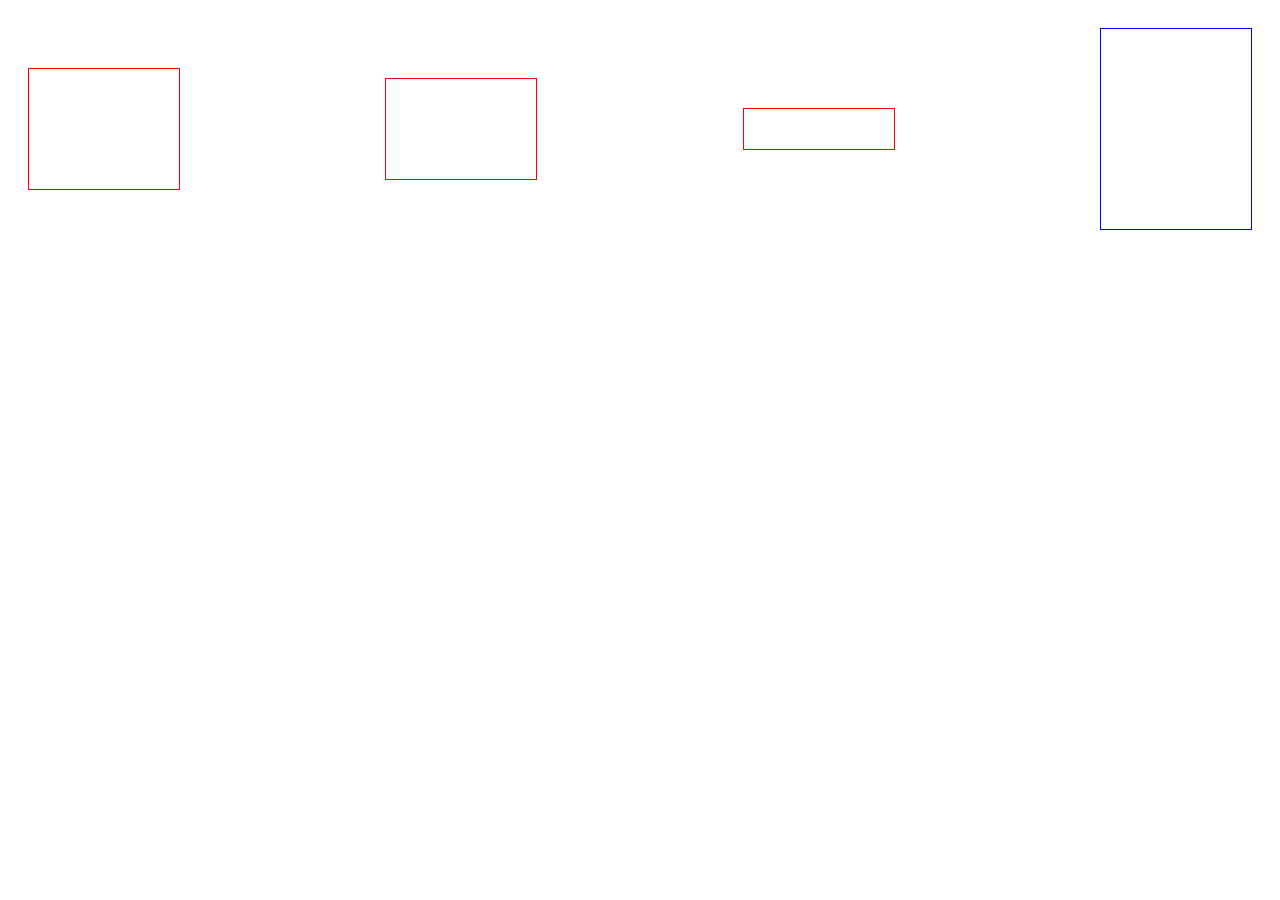
<file: hanwen/task_10/index.html>
<!DOCTYPE html>
<html>
  <head>
    <meta charset="utf-8">
    <title></title>
    <link rel="stylesheet" href="style.css" media="screen" title="no title" charset="utf-8">
  </head>
  <body>
<ul>
  <li class="box1"></li>
  <li class="box2"></li>
  <li class="box3"></li>
  <li class="box4"></li>
</ul>
  </body>
</html>
</file>
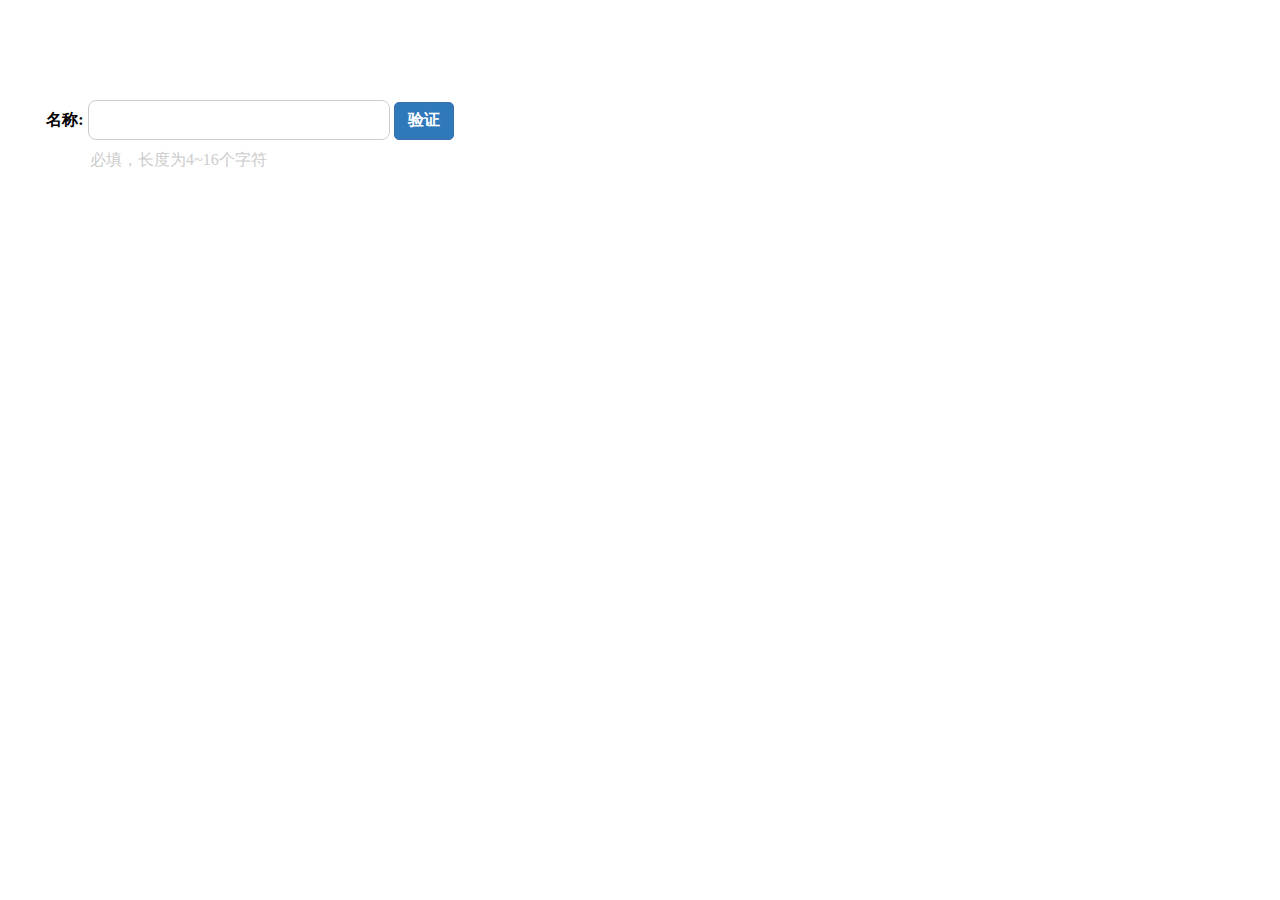
<file: hanwen/task_29/index.html>
<!DOCTYPE html>
<html>

<head>
  <meta charset="utf-8">
  <link rel="stylesheet" href="style.css" media="screen" title="no title" charset="utf-8">
  <title>表单验证</title>
</head>

<body>
  <form class="" action="" onsubmit="return validate_form(this)" method="post">
    <label for="name">名称:</label>
    <input type="text" name="text" id="text" value="">
    <button type="submit" name="button">验证</button>
    <p id="tip">
      必填，长度为4~16个字符
    </p>
  </form>
</body>
<script>
  var text = document.getElementById("text");
  var tip = document.getElementById("tip");

  // 正则
  var trimReg = /^\s+|\s+$/g; // 去除首尾空格
  var chineseReg = /[\u4E00-\uFA29]|[\uE7C7-\uE7F3]/g;//用两个字符替换汉字
  var lenReg = /^.{4,16}$/; // 长度验证

  function validate(field) {
    console.log(field.value);
    with(field) {
      console.log(value);
      var testStr = value.replace(trimReg, '').replace(chineseReg, '--');
      if (!lenReg.test(testStr)) {
        return false;
      }
    }
  }

  function validate_form(thisform) {
    with(thisform) {
      console.log(text.value);
      console.log(text);
      if (text.value=="") {
        tip.innerText ="长度不能为空";
        tip.style.color="#DE0012";
        text.style.borderColor="#DE0012";
      }
      else if(validate(text) == false) {
        tip.innerText ="长度为4~16个字符";
        tip.style.color="#DE0012";
        text.style.borderColor="#DE0012";
      }
       else {
        tip.innerText ="名称格式正确";
        tip.style.color="#60BB44";
        text.style.borderColor="#60BB44";
      }
    }
   return false;
  }
</script>

</html>
</file>
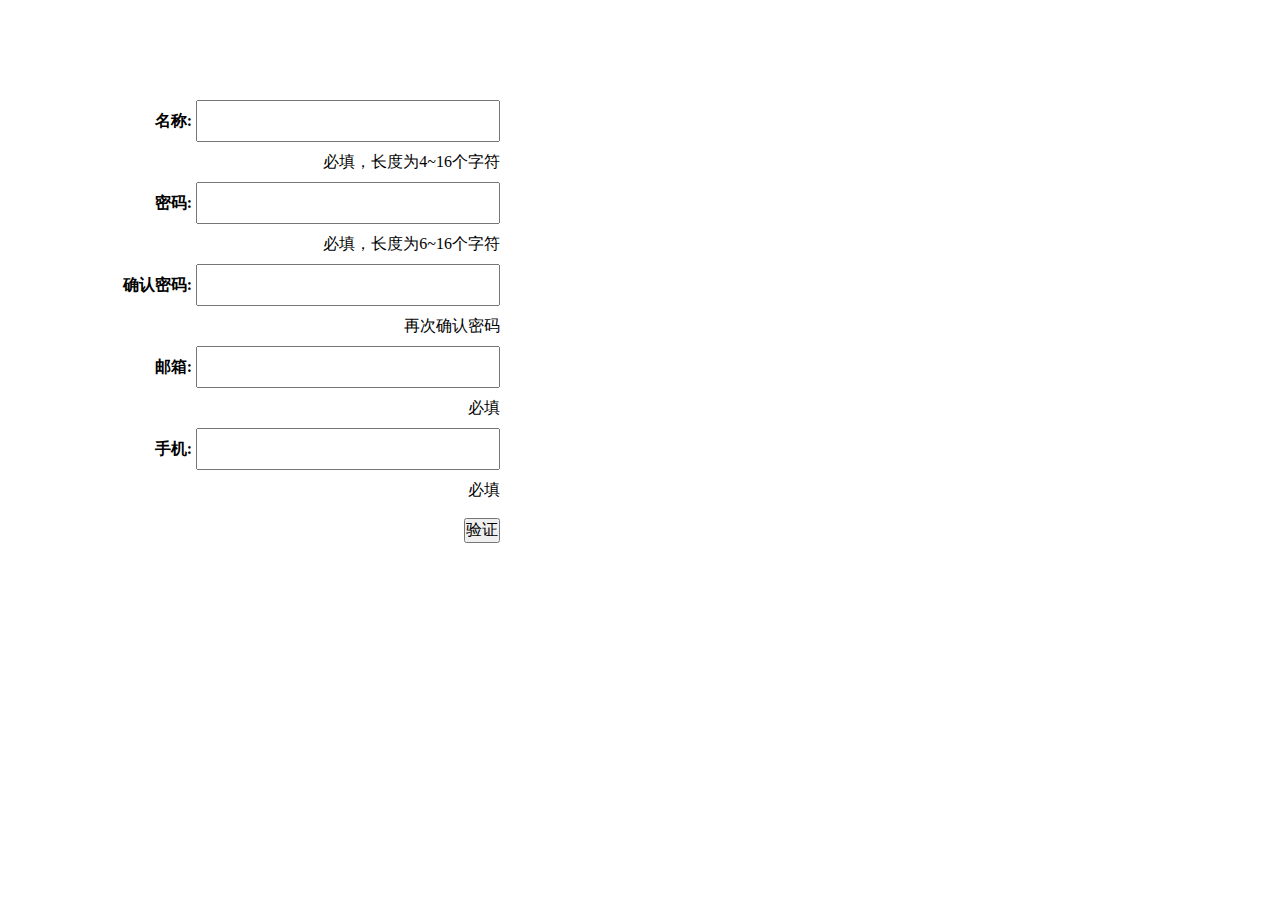
<file: hanwen/task_30/index.html>
<!DOCTYPE html>
<html>

<head>
  <meta charset="utf-8">
  <link rel="stylesheet" href="style.css" media="screen" title="no title" charset="utf-8">
  <title>表单验证</title>
</head>

<body>
  <form class="" action="" onsubmit="return validate_form(this)" method="post">
    <label for="username">名称:</label>
        <input type="text" name="name" id="username" value=""  >
    <p id="tip1">
      必填，长度为4~16个字符
    </p>
    <label for="password">密码:</label>
        <input type="password" name="password" id="password" value="">
    <p id="tip2">
      必填，长度为6~16个字符
    </p>
    <label for="password2">确认密码:</label>
        <input type="password" name="password2" id="password2"  value="" >
    <p id="tip3">
      再次确认密码
    </p>
    <label for="email">邮箱:</label>
      <input type="text" name="email" id="email" value="">
    <p id="tip4">
      必填
    </p>
    <label for="phone">手机:</label>
        <input type="text" name="phone" id="phone" value="">
    <p id="tip5">
      必填
    </p>
    <button type="submit" name="button">验证</button>
  </form>
</body>
<script src="new_form.js"></script>

</html>
</file>
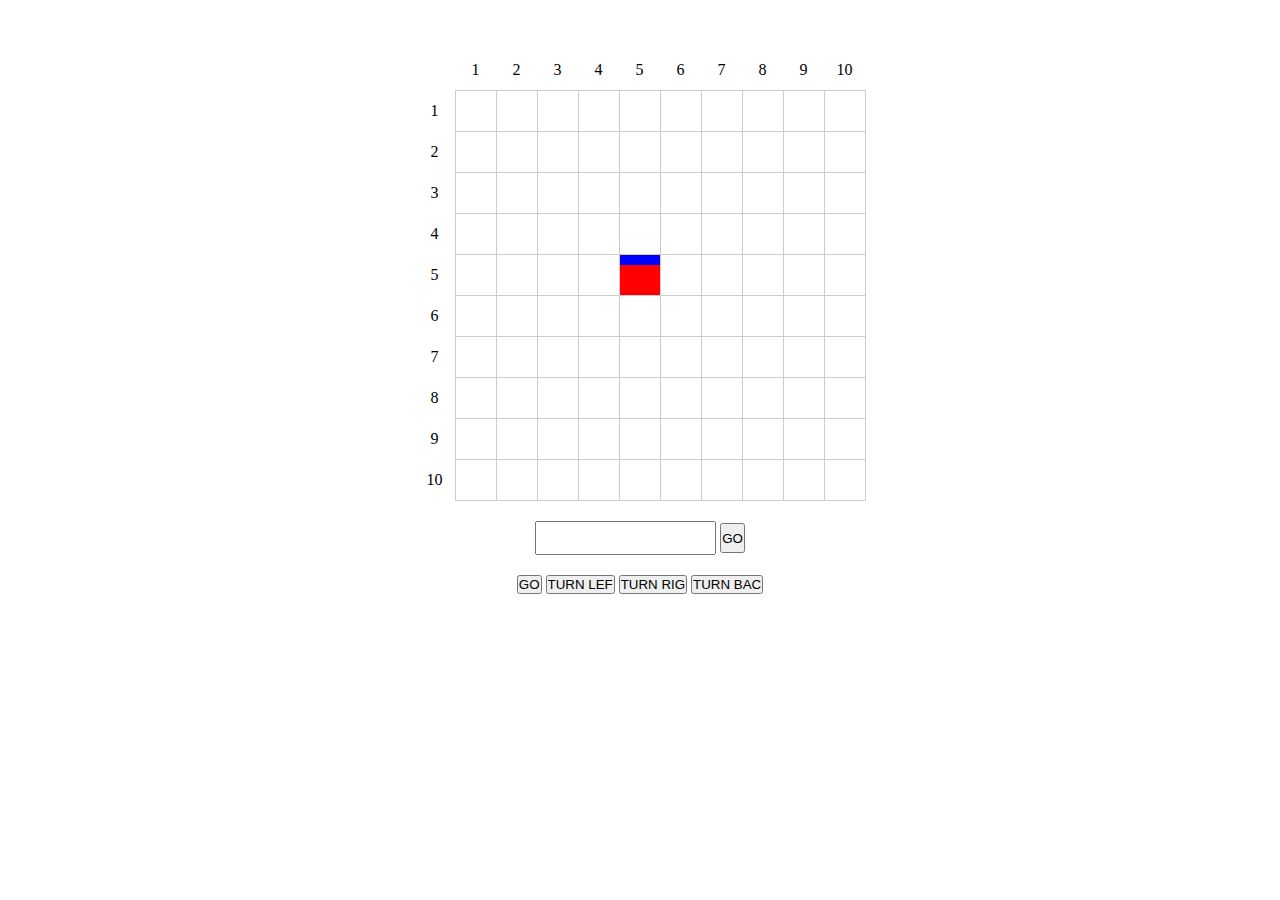
<file: hanwen/task_33/index.html>
<!DOCTYPE html>
<html>

<head>
  <meta charset="utf-8">
  <link rel="stylesheet" href="style.css" media="screen" title="no title" charset="utf-8">
  <title>听指令的小方块（一)</title>
</head>

<body>
  <table>
    <!-- <table cellspacing="0"> -->
    <tr>
      <td></td>
      <td>1</td>
      <td>2</td>
      <td>3</td>
      <td>4</td>
      <td>5</td>
      <td>6</td>
      <td>7</td>
      <td>8</td>
      <td>9</td>
      <td>10</td>
    </tr>
    <tr>
      <td>1</td>
      <td></td>
      <td></td>
      <td></td>
      <td></td>
      <td></td>
      <td></td>
      <td></td>
      <td></td>
      <td></td>
      <td></td>
    </tr>
    <tr>
      <td>2</td>
      <td></td>
      <td></td>
      <td></td>
      <td></td>
      <td></td>
      <td></td>
      <td></td>
      <td></td>
      <td></td>
      <td></td>
    </tr>
    <tr>
      <td>3</td>
      <td></td>
      <td></td>
      <td></td>
      <td></td>
      <td></td>
      <td></td>
      <td></td>
      <td></td>
      <td></td>
      <td></td>
    </tr>
    <tr>
      <td>4</td>
      <td></td>
      <td></td>
      <td></td>
      <td></td>
      <td></td>
      <td></td>
      <td></td>
      <td></td>
      <td></td>
      <td></td>
    </tr>
    <tr class="top">
      <td>5</td>
      <td></td>
      <td></td>
      <td></td>
      <td></td>
      <td class="top">
        <div class="box box-top"></div>
      </td>
      <td></td>
      <td></td>
      <td></td>
      <td></td>
      <td >

      </td>
    </tr>
    <tr>
      <td>6</td>
      <td></td>
      <td></td>
      <td></td>
      <td></td>
      <td></td>
      <td></td>
      <td></td>
      <td></td>
      <td></td>
      <td></td>
    </tr>
    <tr>
      <td>7</td>
      <td></td>
      <td></td>
      <td></td>
      <td></td>
      <td></td>
      <td></td>
      <td></td>
      <td></td>
      <td></td>
      <td></td>
    </tr>
    <tr>
      <td>8</td>
      <td></td>
      <td></td>
      <td></td>
      <td></td>
      <td></td>
      <td></td>
      <td></td>
      <td></td>
      <td></td>
      <td></td>
    </tr>
    <tr>
      <td>9</td>
      <td></td>
      <td></td>
      <td></td>
      <td></td>
      <td></td>
      <td></td>
      <td></td>
      <td></td>
      <td></td>
      <td></td>
    </tr>
    <tr>
      <td>10</td>
      <td></td>
      <td></td>
      <td></td>
      <td></td>
      <td></td>
      <td></td>
      <td></td>
      <td></td>
      <td></td>
      <td></td>
    </tr>
  </table>
  
  <div class="input-hloder">
    <input type="text" name="instruct" id="instruct" value="">
    <input type="button" name="action" value="GO" onclick="boxMove()">

  </div>
<div>
  <input type="button" name="action" value="GO" onclick="goBox()">
  <input type="button" name="action" value="TURN LEF" onclick="turnBox('left');">
  <input type="button" name="action" value="TURN RIG" onclick="turnBox('right');">
  <input type="button" name="action" value="TURN BAC" onclick="turnBox('back');">
</div>
</body>
<script src="instruct.js"></script>
</html>
</file>
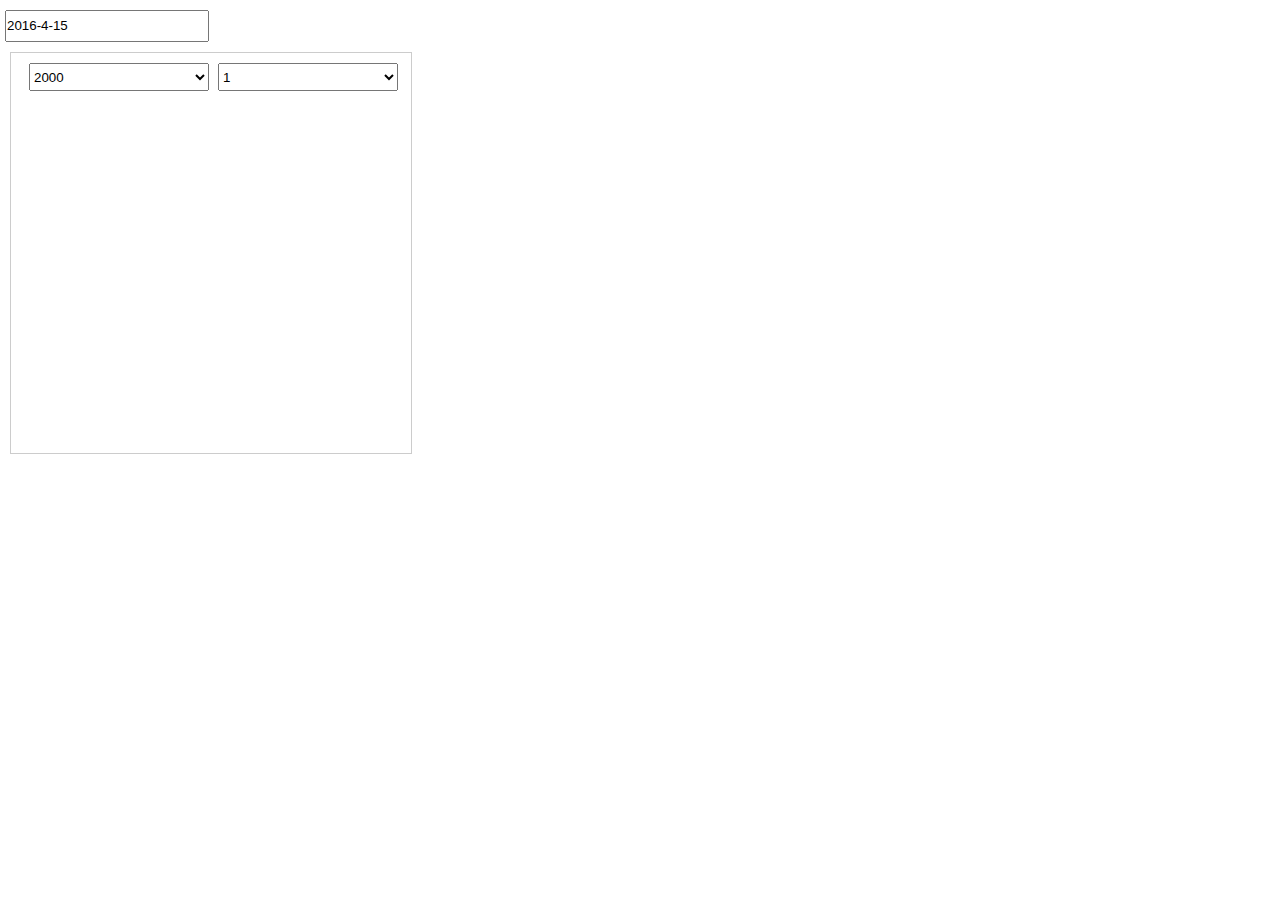
<file: hanwen/task_40/index.html>
<!DOCTYPE html>
<html>

<head>
  <meta charset="utf-8">
  <title>日历插件</title>
  <link rel="stylesheet" href="./css/master.css" media="screen" title="no title" charset="utf-8">
</head>

<body>
  <input id="date-input" type="text" name="date" value="2016-4-15">
  <div class="cal">
    <div class="cal-top">
      <select id="slt-year" name="year">
        <option>2000</option>
        <option>2001</option>
        <option>2002</option>
        <option>2003</option>
        <option>2004</option>
        <option>2005</option>
        <option>2006</option>
        <option>2007</option>
        <option>2008</option>
        <option>2009</option>
        <option>2010</option>
        <option>2011</option>
        <option>2012</option>
        <option>2013</option>
        <option>2014</option>
        <option>2015</option>
        <option>2016</option>
        <option>2017</option>
        <option>2018</option>
        <option>2019</option>
        <option>2020</option>
      </select>
      <select id="slt-month"  name="" >
        <option>1</option>
        <option>2</option>
        <option>3</option>
        <option>4</option>
        <option>5</option>
        <option>6</option>
        <option>7</option>
        <option>8</option>
        <option>9</option>
        <option>10</option>
        <option>11</option>
        <option>12</option>
      </select>
    </div>
    <div class="cal-bottom">
      <ul id="list-weeks"></ul>
      <ul id="list-days"></ul>
    </div>
  </div>
</body>
<script src="./js/jquery-1.12.1.min.js"></script>
<script src="./js/cal_new.js"></script>
<script src="./js/main_new.js"></script>
</html>
</file>
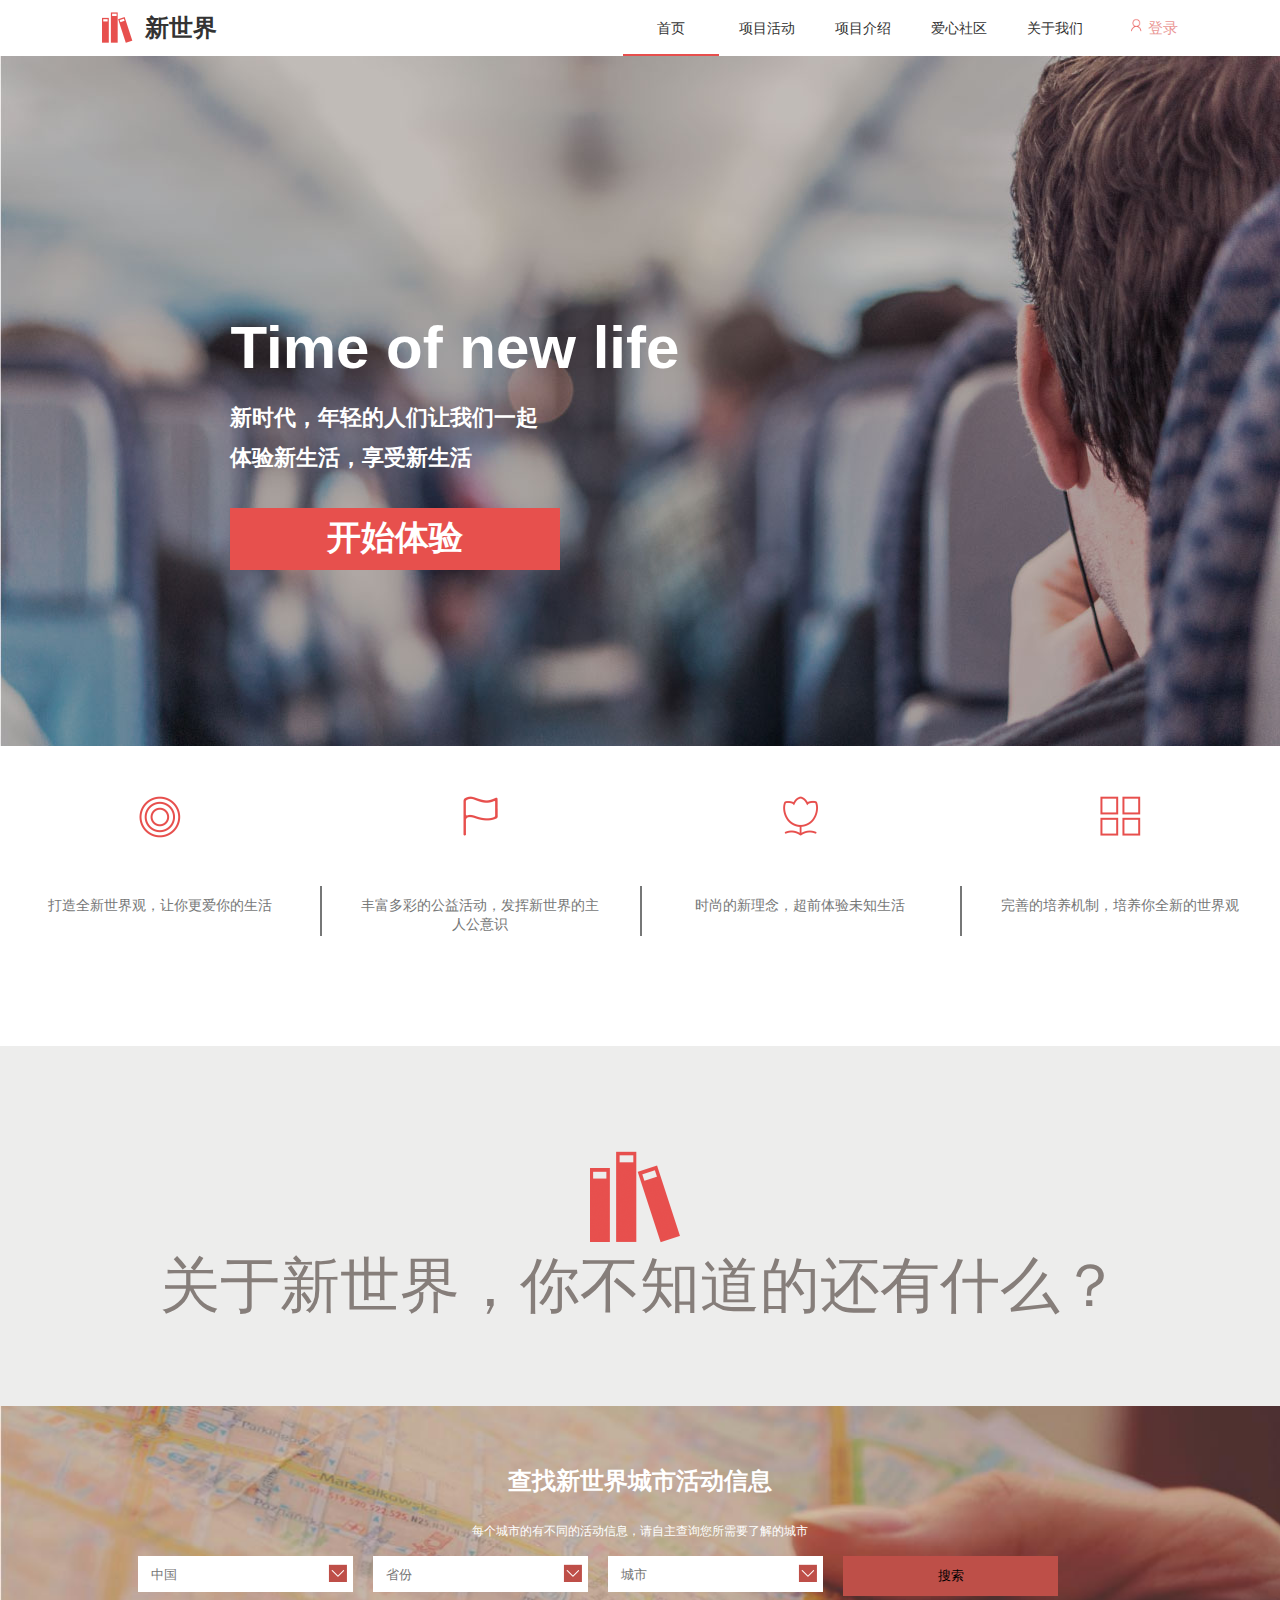
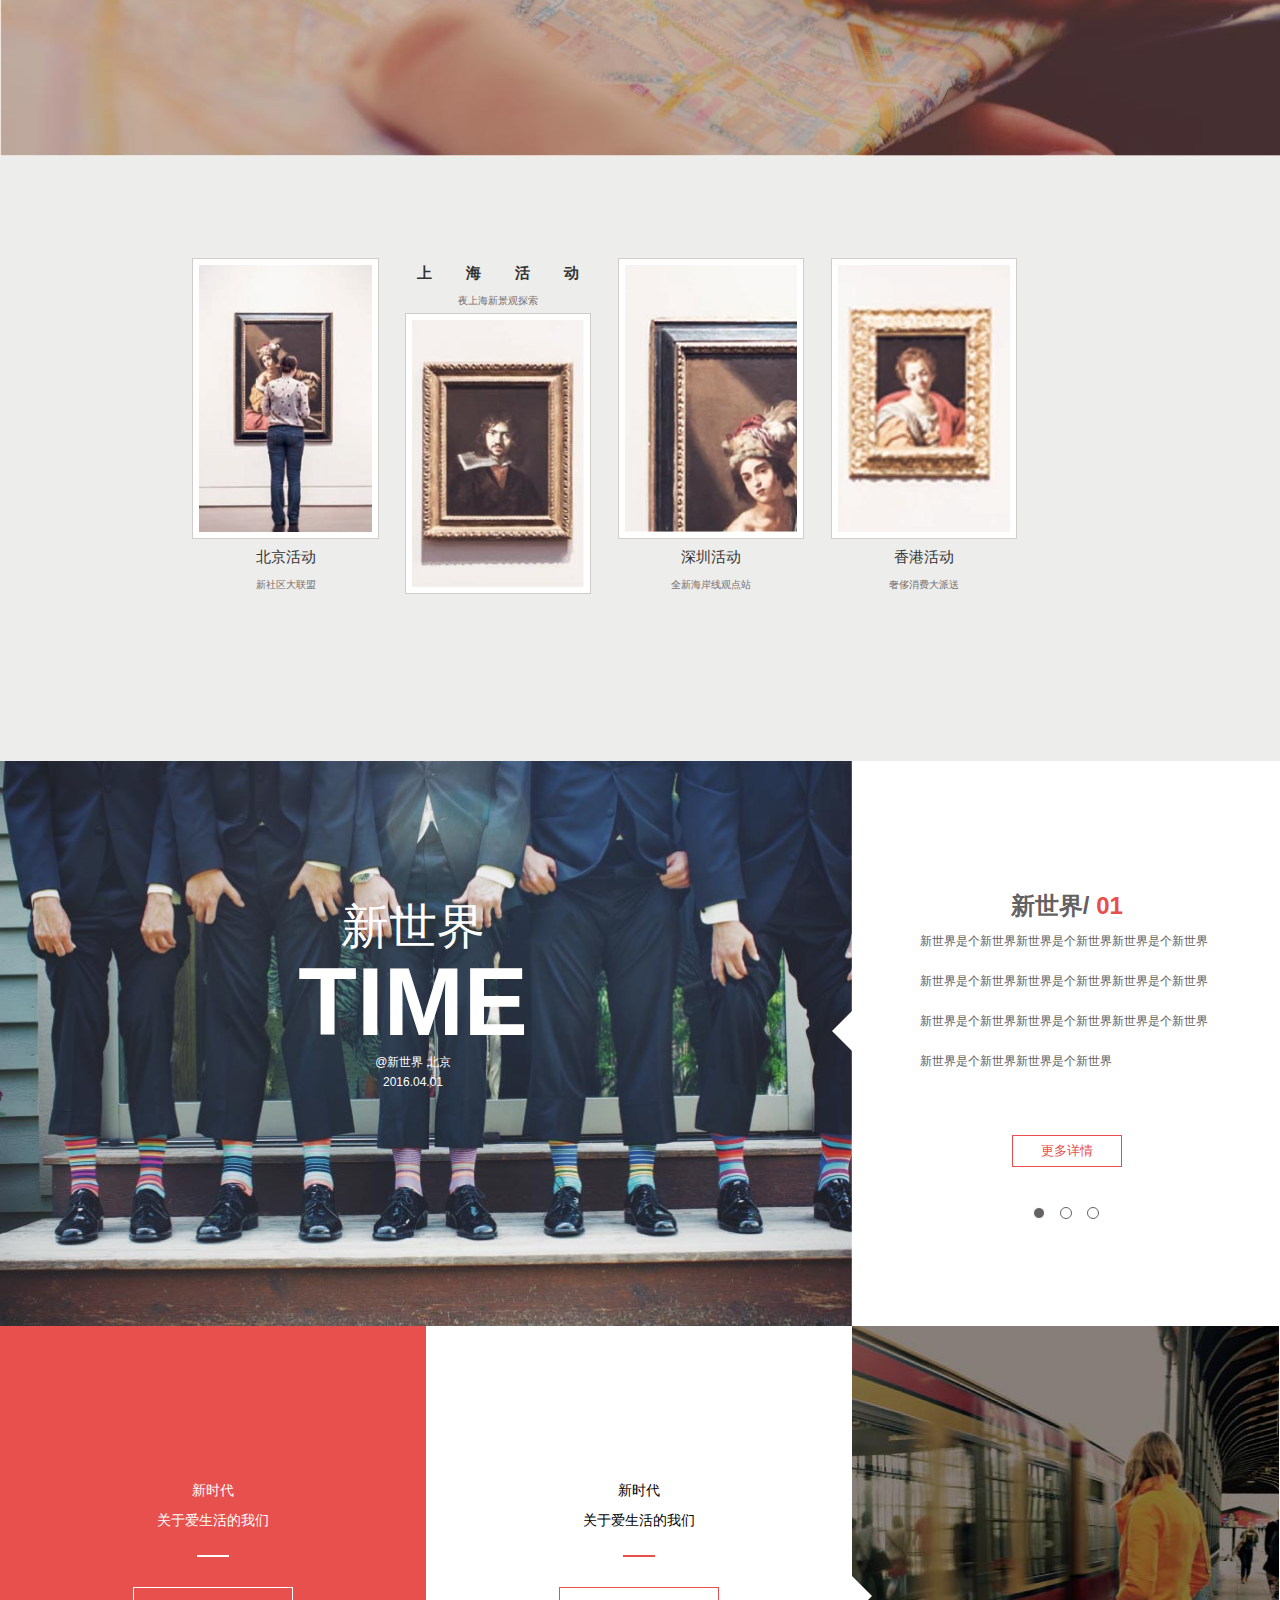
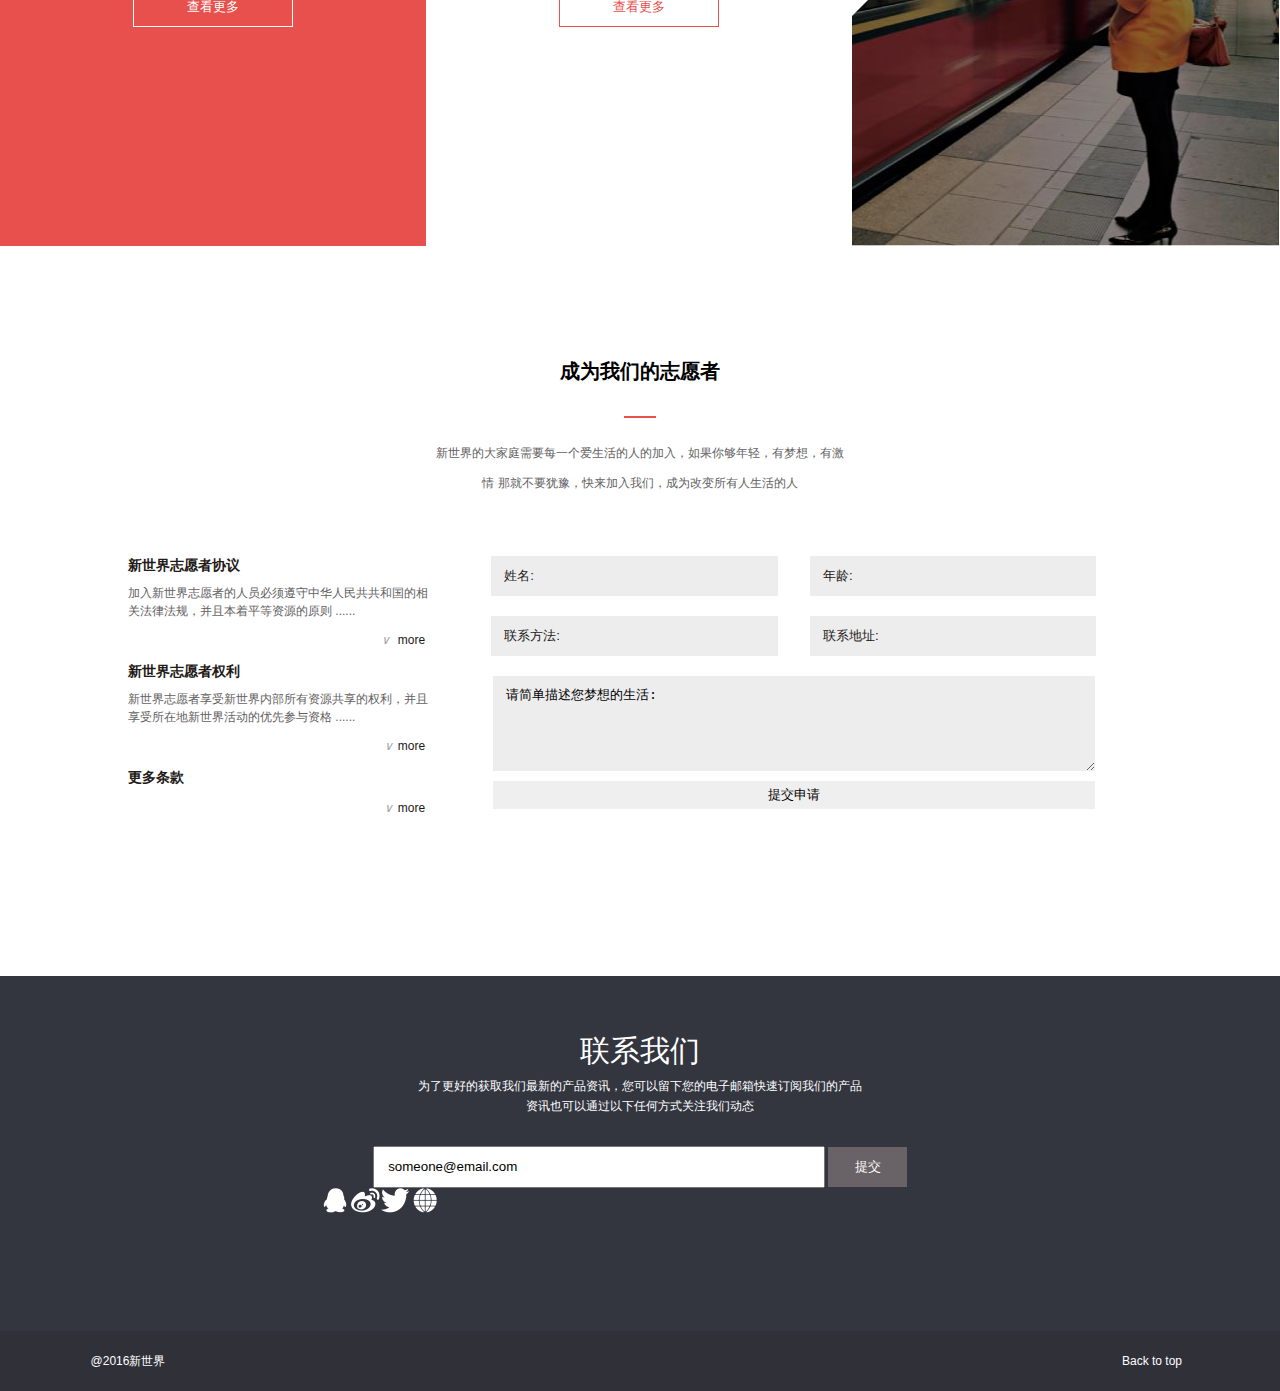
<file: hanwen/task_07/html/index.html>
<!DOCTYPE html>
<html>

<head>
  <meta charset="utf-8">
  <link rel="stylesheet" href="../css/style.css" media="screen" title="no title" charset="utf-8">
  <link rel="stylesheet" href="../css/page2.css" media="screen" title="no title" charset="utf-8">
  <link rel="stylesheet" href="../css/page3.css" media="screen" title="no title" charset="utf-8">
  <link rel="stylesheet" href="../css/pagebottom.css" media="screen" title="no title" charset="utf-8">
  <link rel="stylesheet" href="../css/contact.css" media="screen" title="no title" charset="utf-8">
  <title>新世界</title>
</head>

<body>
  <div class="page page1">
    <div class="page1-header">
      <div class="page1-header-left">
        <a href="#">新世界</a>
      </div>
      <div class="page1-header-right">
        <ul>
          <li class="active"><a href="#">首页</a></li>
          <li><a href="#">项目活动</a></li>
          <li><a href="#">项目介绍</a></li>
          <li><a href="#">爱心社区</a></li>
          <li><a href="#">关于我们</a></li>
        </ul>
        <div class="page1-header-login">
          <a href="#">
            <img src="../images/login.png"> 登录
          </a>
        </div>
      </div>
    </div>
    <div class="page1-banner">
      <div class="page1-banner-img">

      </div>
      <div class="page1-banner-text">
        <h1>
          Time of new life
        </h1>
        <h2>
          新时代，年轻的人们让我们一起
      <br>体验新生活，享受新生活
        </h2>
        <button type="button" name="button">开始体验</button>
      </div>

    </div>
    <div class="page1-bottom">
      <ul>
        <li>
          <a id="icon-1">
            <img src="../images/midlleicon-1.png" alt="" />
          </a>
          <p>
            打造全新世界观，让你更爱你的生活
          </p>

        </li>
        <li>
          <a id="icon-2">
          <img src="../images/midlleicon-2.png" alt="" />
         </a>
          <p>
            丰富多彩的公益活动，发挥新世界的主人公意识
          </p>
          <div class="line">
          </div>
        </li>
        <li>
          <a id="icon-3">
          <img src="../images/midlleicon-3.png" alt="" /> </a>
          <p>
            时尚的新理念，超前体验未知生活
          </p>
          <div class="line">
          </div>
        </li>
        <li>
          <a id="icon-4"><img src="../images/midlleicon-4.png" alt="" /> </a>
          <p>
            完善的培养机制，培养你全新的世界观
          </p>
          <div class="line">
          </div>
        </li>
      </ul>
    </div>
  </div>
  <div class="page page2">
    <div class="page2-header">
      <i class="page2-header-logo"></i>
      <h1>关于新世界，你不知道的还有什么？</h1>
    </div>
    <div class="page2-middle">
      <div class="page2-middle-text">
        <h1>查找新世界城市活动信息</h1>
        <p>
          每个城市的有不同的活动信息，请自主查询您所需要了解的城市
        </p>
      </div>
      <div class="page2-middle-find">
        <form class="" action="index.html" method="post">
          <ul class="input-ul">
            <li class="input-li">
              <input type="text" placeholder="中国">
              <a id="nation-icon"></a>
            </li>
            <li class="input-li province">
              <input type="text" placeholder="省份">
              <a id="province-icon"></a>
              <div class="province-drop">
                <ul>
                  <li class="active">北京市</li>
                  <li>天津市</li>
                  <li>河北省</li>
                  <li>陕西省</li>
                  <li>内蒙古自治区</li>
                  <li>辽宁省</li>
                </ul>
              </div>
            </li>
            <li class="input-li">
              <input type="text" placeholder="城市">
              <a id="city-icon"></a>
            </li>
            <li class="input-li">
              <button type="submit" name="button">搜索</button>
            </li>
          </ul>
        </form>
      </div>
    </div>
    <div class="page2-bottom">
      <div class="page2-bottom-content">
        <div class="page2-bottom-display">
          <div class="">
            <a href="#"><img src="../images/products-1.jpg"></a>
          </div>
          <h3><a href="#">北京活动</a></h3>
          <p>
            新社区大联盟
          </p>
        </div>
        <div class="page2-bottom-display">
          <h3 class="h3-big"><a href="#" >上海活动</a></h3>
          <p>
            夜上海新景观探索
          </p>
          <div class="">
            <a href="#"><img src="../images/products-2.jpg"></a>
          </div>
        </div>
        <div class="page2-bottom-display">
          <div class="">
            <a href="#"><img src="../images/products-3.jpg"></a>
          </div>
          <h3><a href="#">深圳活动</a></h3>
          <p>
            全新海岸线观点站
          </p>
        </div>
        <div class="page2-bottom-display">
          <div class="">
            <a href="#"><img src="../images/products-4.jpg"></a>
          </div>
          <h3><a href="#">香港活动</a></h3>
          <p>
            奢侈消费大派送
          </p>
        </div>
      </div>
    </div>
  </div>
  <div class="page page3">
    <div class="page3-world">
      <div class="page3-world-left">
        <div class="page3-world-left-img">
        </div>
        <div class="trangle">

        </div>
        <div class="page3-world-left-text">
          <h2>新世界</h2>
          <h1>TIME</h1>
          <p>
            @新世界 北京
            <br> 2016.04.01
          </p>
        </div>
      </div>
      <div class="page3-world-right">
        <div class="page3-world-right-text">
          <h2>新世界/ <span>  01</span></h2>
          <p>新世界是个新世界新世界是个新世界新世界是个新世界</p>
          <p></p>
          <p>新世界是个新世界新世界是个新世界新世界是个新世界</p>
          <p></p>
          <p>新世界是个新世界新世界是个新世界新世界是个新世界</p>
          <p></p>
          <p> 新世界是个新世界新世界是个新世界</p>
        </div>
        <div class="page3-world-right-link">
          <button type="button" name="button">更多详情</button>
          <a href="#">
            <span class="on"></span>
            <span></span>
            <span></span>
          </a>
        </div>
      </div>
    </div>
    <div class="page3-age">
      <div class="page3-age-block" id="page3-age-left">
        <div class="page3-age-text">
          <p>
            新时代
          </p>
          <p>
            关于爱生活的我们
          </p>
          <hr>
        </div>
        <button> 查看更多</button>
      </div>
      <div class="page3-age-block" id="page3-age-middle">
        <div class="page3-age-text">
          <p>
            新时代
          </p>
          <p>
            关于爱生活的我们
          </p>
          <hr>
        </div>
        <button> 查看更多</button>
      </div>
      <div class="page3-age-block" id="page3-age-right">
<div class="trangle"></div>
      </div>
    </div>
  </div>
  <div class="page bottom">
    <div class="bottom-join">
      <h1>成为我们的志愿者</h1>
      <hr>
      <p>
        新世界的大家庭需要每一个爱生活的人的加入，如果你够年轻，有梦想，有激情 那就不要犹豫，快来加入我们，成为改变所有人生活的人
      </p>
    </div>
    <div class="bottom-contact">
      <div class="bottom-contact-left">
        <div class="bottom-contact-left-text">
          <h3><a href="#">新世界志愿者协议</a></h3>
          <p>
            加入新世界志愿者的人员必须遵守中华人民共共和国的相关法律法规，并且本着平等资源的原则 ......
          </p>
          <div class="bottom-contact-left-link">
            <span></span>
            <a href="#"><i>∨</i> more</a>
          </div>
        </div>
        <div class="bottom-contact-left-text">
          <h3><a href="#">新世界志愿者权利</a></h3>
          <p>
            新世界志愿者享受新世界内部所有资源共享的权利，并且享受所在地新世界活动的优先参与资格 ......
          </p>
          <div class="bottom-contact-left-link">
            <span></span>
            <a href="#"> <i>∨</i>more</a>
          </div>
        </div>
        <div class="bottom-contact-left-text">
          <h3><a href="#">更多条款</a></h3>
          <div class="bottom-contact-left-link">
            <span></span>
            <a href="#"> <i>∨</i>more</a>
          </div>
        </div>
      </div>
      <div class="bottom-contact-right">
        <form class="bottom-contact-form" action="index.html" method="post">
          <input type="text" value="姓名:">
          <input type="text" value="年龄:">
          <input type="text" value="联系方法:">
          <input type="text" value="联系地址:">
          <textarea name="name" rows="10" cols="30">请简单描述您梦想的生活:</textarea>
          <button type="submit" name="button">提交申请</button>
        </form>

      </div>
    </div>
  </div>
  <div class="page contact">
    <div class="contact-content">
      <div class="contact-text">
        <h3>联系我们</h3>
        <p>
          为了更好的获取我们最新的产品资讯，您可以留下您的电子邮箱快速订阅我们的产品资讯也可以通过以下任何方式关注我们动态
        </p>
      </div>
      <div class="contact-input">
        <input type="text" name="name" value="someone@email.com">
        <button type="button" name="button">提交</button>
      </div>
      <div class="contact-icon">
        <ul>
          <li>
            <a href="#">
              <img src="../images/icon-1.png" alt="" />
            </a>
          </li>
          <li>
            <a href="#">
              <img src="../images/icon-2.png" alt="" />
            </a>
          </li>
          <li>
            <a href="#">
              <img src="../images/icon-3.png" alt="" />
            </a>
          </li>
          <li>
            <a href="#">
              <img src="../images/icon-4.png" alt="" />
            </a>
          </li>
        </ul>
      </div>
    </div>

    <div class="contact-bottom">
      <div class="contact-bottom-left">
        @2016新世界
      </div>
      <div class="contact-bottom-right">
        <a href="#">
  Back to top
</a>
      </div>
    </div>
  </div>
</body>

</html>
</file>
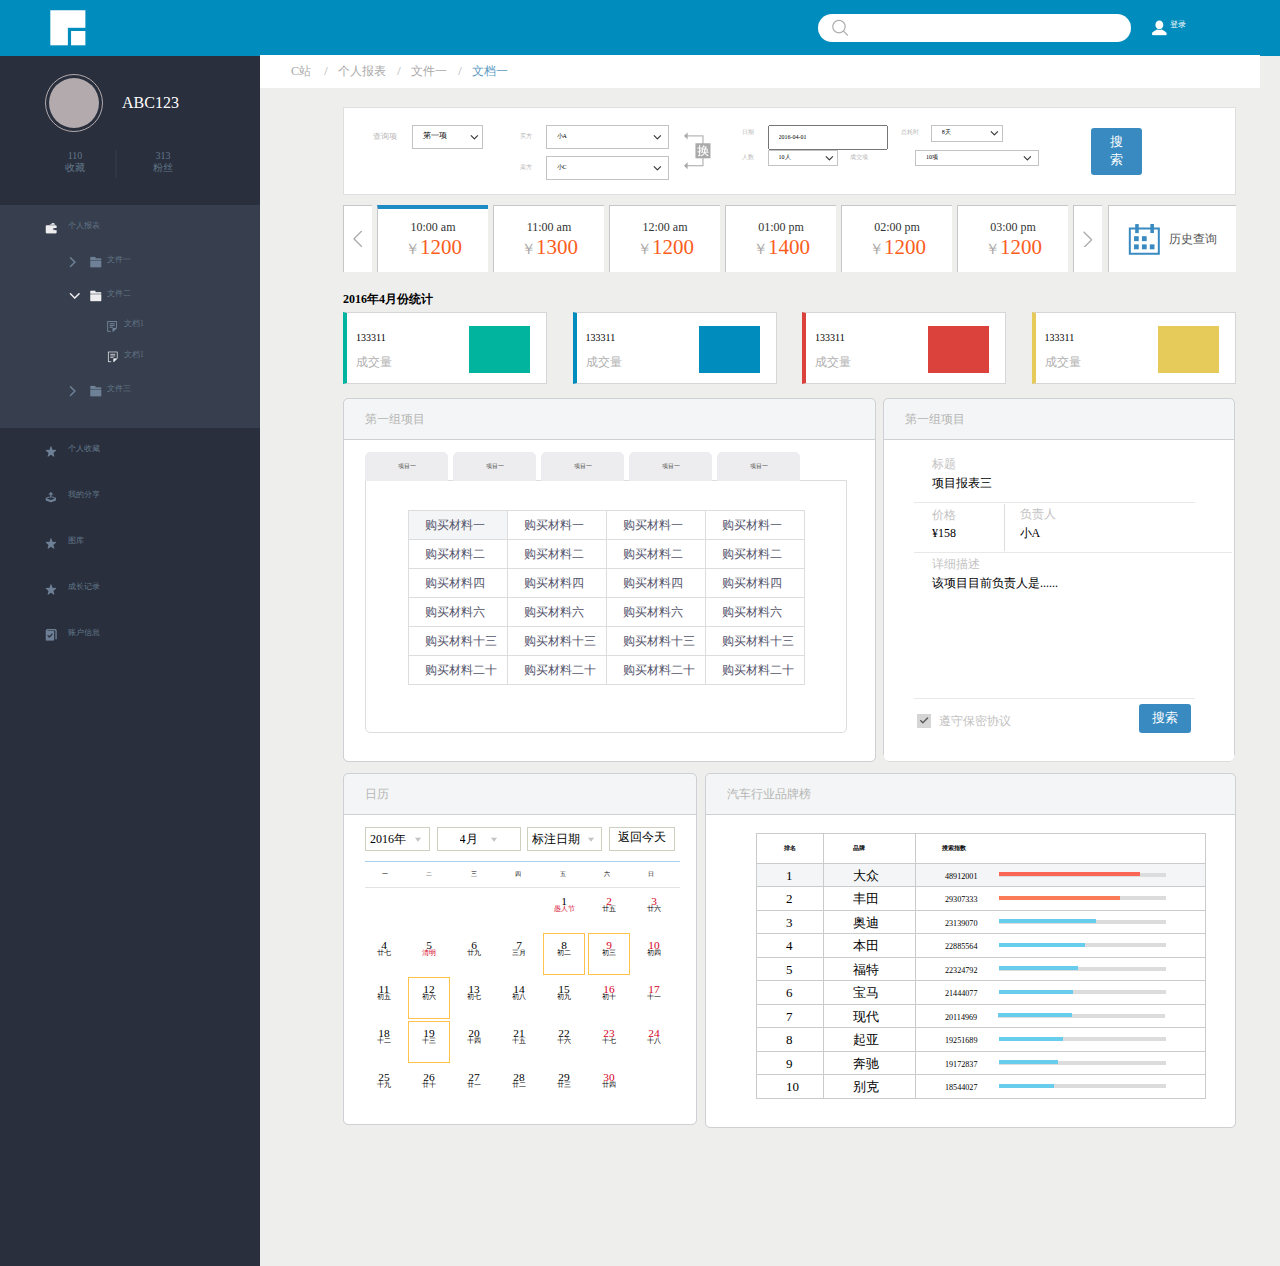
<file: skidxjq/task9/demo.html>
<!DOCTYPE html>
<html>

<head>
    <meta charset="utf-8">
    <meta http-equiv="X-UA-Compatible" content="IE=edge">
    <title></title>
    <link rel="stylesheet" href="css/index.css">
</head>

<body>
    <header>
        <div class="nav">
            <img src="images/header/header-logo.png" class="nav__logo" alt="">
            <div class="nav__login">
                <img src="images/header/user.png" alt="" class="nav__login--user" />
                <span class="nav__login--txt">登录</span>
            </div>
            <input type="text" class="nav__search">
        </div>
    </header>
    <section class="main">
        <aside class="menu">
            <!-- 个人档案 上半部分 -->
            <div class="profile">
                <!-- 队伍信息 -->
                <div class="profile__teaminfo">
                    <div class="profile__teaminfo--circleRing">
                        <span class="profile__teaminfo--circleInside"></span>
                    </div>
                    <span class="profile__teaminfo--teamName">ABC123</span>
                </div>
                <!-- 统计信息 如收藏和粉丝 -->
                <ul class="profile__statistics">
                    <li class="profile__statistics--collection">
                        <p>110</p>
                        <p>收藏</p>
                    </li>
                    <li class="profile__statistics--fans">
                        <p>313</p>
                        <p>粉丝</p>
                    </li>
                </ul>
            </div>
            <div class="menuList">
                <ul>
                    <li class="item selected "><i class="icon icon-sheet"></i><span>个人报表</span>
                        <ul class="menuList__subList">
                            <li class="menuList__subList--li">
                                <i class="icon icon-arrow-right"></i>
                                <i class="icon icon-folder-a"></i>
                                <span>文件一</span>
                            </li>
                            <li class="menuList__subList--li ">
                                <i class="icon icon-arrow-down"></i>
                                <i class="icon icon-folder-b"></i>
                                <span>文件二</span>
                                <ul class="menuList__subList--ul">
                                    <li><i class="icon icon-document-b"></i><span>文档1</span></li>
                                    <li><i class="icon icon-document-a"></i><span>文档1</span></li>
                                </ul>
                            </li>
                            <li class="menuList__subList--li" display="block">
                                <i class="icon icon-arrow-right"></i>
                                <i class="icon icon-folder-a"></i>
                                <span>文件三</span>
                            </li>
                        </ul>
                    </li>
                    <li class="item"><i class="icon icon-star"></i><span>个人收藏</span></li>
                    <li class="item"><i class="icon icon-upload"></i><span>我的分享</span></li>
                    <li class="item"><i class="icon icon-star"></i><span>图库</span></li>
                    <li class="item"><i class="icon icon-star"></i><span>成长记录</span></li>
                    <li class="item"><i class="icon icon-book"></i><span>账户信息</span></li>
                </ul>
            </div>
        </aside>
        <section class="content">
            <!-- 导航栏 -->
            <nav>
                <span>C站</span>
                <ul class="nav__ul">
                    <li>个人报表</li>
                    <li>文件一</li>
                    <li class="current">文档一</li>
                </ul>
            </nav>
            <section class="wrapper">
                <div class="wrapper__search">
                    <!-- 搜索第一列 -->
                    <div class="wrapper__search--col1">
                        <label for="">查询项</label>
                        <select name="" id="">
                            <option value="1">第一项</option>
                        </select>
                    </div>
                    <!-- 搜索第二列 -->
                    <div class="wrapper__search--col2">
                        <div class="wrapper__search--col2-left">
                            <label for="">买方</label>
                            <select name="" id="">
                                <option value="1">小A</option>
                            </select>
                            <br>
                            <label for="">卖方</label>
                            <select name="" id="">
                                <option value="1">小C</option>
                            </select>
                        </div>
                        <div class="wrapper__search--col2-right">
                            <img src="images/nav/exchange.png" alt="">
                        </div>
                    </div>
                    <div class="wrapper__search--col3">
                        <div class="wrapper__search--col3-up">
                            <label class="odd">日期</label>
                            <input type="text" value="2016-04-01">
                            <label class="even">总耗时</label>
                            <select name="" id="" class="one">
                                <option value="">8天</option>
                            </select>
                        </div>
                        <div class="wrapper__search--col3-down">
                            <label class="odd">人数 </label>
                            <select name="" id="" class="two">
                                <option value="">10人</option>
                            </select>
                            <label class="even">成交项 </label>
                            <select name="" id="" class="three">
                                <option value="">10项</option>
                            </select>
                        </div>
                    </div>
                    <div class="wrapper__search--col4">
                        <button>搜索</button>
                    </div>
                </div>
                <ul class="wrapper__time">
                    <!-- 搜索第一列 -->
                    <!-- <span>hehe</span>/ -->
                    <li class="wrapper__time--left">
                    </li>
                    <li class="wrapper__time--slide active">
                        <p class="time">10:00 am</p>
                        <p class="price">1200</p>
                    </li>
                    <li class="wrapper__time--slide ">
                        <p class="time">11:00 am</p>
                        <p class="price">1300</p>
                    </li>
                    <li class="wrapper__time--slide ">
                        <p class="time">12:00 am</p>
                        <p class="price">1200</p>
                    </li>
                    <li class="wrapper__time--slide ">
                        <p class="time">01:00 pm</p>
                        <p class="price">1400</p>
                    </li>
                    <li class="wrapper__time--slide ">
                        <p class="time">02:00 pm</p>
                        <p class="price">1200</p>
                    </li>
                    <li class="wrapper__time--slide ">
                        <p class="time">03:00 pm</p>
                        <p class="price">1200</p>
                    </li>
                    <li class="wrapper__time--right">
                        <li class="wrapper__time--history">
                            <img src="images/content/icon-calendar.png" alt="">
                            <span>历史查询</span>
                        </li>
                </ul>
                <div class="wrapper__statistics">
                    <h3>2016年4月份统计</h3>
                    <ul class>
                        <li class="green">
                            <div class="wrapper__statistics--info">
                                <p class="number">133311</p>
                                <p class="phase">成交量</p>
                            </div>
                            <div class="rect"></div>
                        </li>
                        <li class="blue">
                            <div class="wrapper__statistics--info">
                                <p class="number">133311</p>
                                <p class="phase">成交量</p>
                            </div>
                            <div class="rect"></div>
                        </li>
                        <li class="red">
                            <div class="wrapper__statistics--info">
                                <p class="number">133311</p>
                                <p class="phase">成交量</p>
                            </div>
                            <div class="rect"></div>
                        </li>
                        <li class="yellow">
                            <div class="wrapper__statistics--info">
                                <p class="number">133311</p>
                                <p class="phase">成交量</p>
                            </div>
                            <div class="rect"></div>
                        </li>
                    </ul>
                </div>
                <div class="wrapper__project">
                    <div class="wrapper__project--col1 panel">
                        <h3 class="col1__legend panel-title">第一组项目</h3>
                        <div class="col1__content panel-body">
                            <ul class="col1__content--tab">
                                <li>项目一</li>
                                <li>项目一</li>
                                <li>项目一</li>
                                <li>项目一</li>
                                <li>项目一</li>
                            </ul>
                            <div class="col1__content--table">
                                <table border="1" bordercolor="#ddd">
                                    <tbody>
                                        <tr>
                                            <td class="active">购买材料一</td>
                                            <td>购买材料一</td>
                                            <td>购买材料一</td>
                                            <td>购买材料一</td>
                                        </tr>
                                        <tr>
                                            <td>购买材料二</td>
                                            <td>购买材料二</td>
                                            <td>购买材料二</td>
                                            <td>购买材料二</td>
                                        </tr>
                                        <tr>
                                            <td>购买材料四</td>
                                            <td>购买材料四</td>
                                            <td>购买材料四</td>
                                            <td>购买材料四</td>
                                        </tr>
                                        <tr>
                                            <td>购买材料六</td>
                                            <td>购买材料六</td>
                                            <td>购买材料六</td>
                                            <td>购买材料六</td>
                                        </tr>
                                        <tr>
                                            <td>购买材料十三</td>
                                            <td>购买材料十三</td>
                                            <td>购买材料十三</td>
                                            <td>购买材料十三</td>
                                        </tr>
                                        <tr>
                                            <td>购买材料二十</td>
                                            <td>购买材料二十</td>
                                            <td>购买材料二十</td>
                                            <td>购买材料二十</td>
                                        </tr>
                                    </tbody>
                                </table>
                            </div>
                        </div>
                    </div>
                    <div class="wrapper__project--col2 panel">
                        <h3 class="panel-title">第一组项目</h3>
                        <div class="col2__content panel-body">
                            <form action="">
                                <ul>
                                    <li>
                                        <span>标题</span>
                                        <p>项目报表三</p>
                                    </li>
                                    <li>
                                        <div class="clearfix">
                                            <span>价格</span>
                                            <p>¥158</p>
                                        </div class="clearfix">
                                        <div>
                                            <span>负责人</span>
                                            <p>小A</p>
                                        </div>
                                    </li>
                                    <li>
                                        <span>详细描述</span>
                                        <p>该项目目前负责人是......</p>
                                    </li>
                                    <li>
                                        <input type="checkbox" checked="">
                                        <span>遵守保密协议</span>
                                        <button>搜索</button>
                                    </li>
                                </ul>
                            </form>
                        </div>
                    </div>
                </div>
                <div class="wrapper__calendar-car clearfix">
                    <div class="wrapper__calendar-car--col1 panel">
                        <h3 class="panel-title">日历</h3>
                        <div class="col1__content panel-body">
                            <div class="col1__content--select-time">
                                <select name="" id="">
                                    <option value="">2016年</option>
                                </select>
                                <select name="" id="">
                                    <option value="">4月</option>
                                </select>
                                <select name="" id="">
                                    <option value="">标注日期</option>
                                </select>
                                <span>返回今天</span>
                            </div>
                            <div class="col1__content--weekday">
                                <ul class="clearfix">
                                    <li>一</li>
                                    <li>二</li>
                                    <li>三</li>
                                    <li>四</li>
                                    <li>五</li>
                                    <li>六</li>
                                    <li>日</li>
                                </ul>
                            </div>
                            <div class="col1__content--day ">
                                <p></p>
                                <p></p>
                                <p></p>
                                <p></p>
                                <p class="festival"><span>1</span><b class="holiday">愚人节</b></p>
                                <p class="weekend"><span>2</span><b>廿五</b></p>
                                <p class="weekend"><span>3</span><b>廿六</b></p>
                                <p><span>4</span><b>廿七</b></p>
                                <p class="festival"><span>5</span><b class="holiday">清明</b></p>
                                <p><span>6</span><b>廿九</b></p>
                                <p><span>7</span><b>三月</b></p>
                                <p class="mark"><span>8</span><b>初二</b></p>
                                <p class="mark weekend"><span>9</span><b>初三</b></p>
                                <p class="weekend"><span>10</span><b>初四</b></p>
                                <p><span>11</span><b>初五</b></p>
                                <p class="mark"><span>12</span><b>初六</b></p>
                                <p><span>13</span><b>初七</b></p>
                                <p><span>14</span><b>初八</b></p>
                                <p><span>15</span><b>初九</b></p>
                                <p class="weekend"><span>16</span><b>初十</b></p>
                                <p class="weekend"><span>17</span><b>十一</b></p>
                                <p><span>18</span><b>十二</b></p>
                                <p class="mark"><span>19</span><b>十三</b></p>
                                <p><span>20</span><b>十四</b></p>
                                <p><span>21</span><b>十五</b></p>
                                <p><span>22</span><b>十六</b></p>
                                <p class="weekend"><span>23</span><b>十七</b></p>
                                <p class="weekend"><span>24</span><b>十八</b></p>
                                <p><span>25</span><b>十九</b></p>
                                <p><span>26</span><b>廿十</b></p>
                                <p><span>27</span><b>廿一</b></p>
                                <p><span>28</span><b>廿二</b></p>
                                <p><span>29</span><b>廿三</b></p>
                                <p class="weekend"><span>30</span><b>廿四</b></p>
                                <p></p>
                            </div>
                        </div>
                    </div>
                    <div class="wrapper__calendar-car--col2 panel">
                        <h3 class="panel-title">汽车行业品牌榜</h3>
                        <div class="col2__content panel-body">
                            <table border="1" bordercolor="#cacbcb" class="col2__content--table">
                                <tbody>
                                    <tr>
                                        <th>排名</th>
                                        <th>品牌</th>
                                        <th>搜索指数</th>
                                    </tr>
                                    <tr class="active">
                                        <td>1</td>
                                        <td>大众</td>
                                        <td>
                                            <span>48912001</span>
                                            <div class="progress-bar">
                                                <span class="first"></span>
                                            </div>
                                        </td>
                                    </tr>
                                    <tr>
                                        <td>2</td>
                                        <td>丰田</td>
                                        <td>
                                            <span>29307333</span>
                                            <div class="progress-bar">
                                                <span class="second"></span>

                                            </div>
                                        </td>
                                    </tr>
                                    <tr>
                                        <td>3</td>
                                        <td>奥迪</td>
                                        <td>
                                            <span>23139070</span>
                                            <div class="progress-bar">
                                                <span class="third"></span>

                                            </div>
                                        </td>
                                    </tr>
                                    <tr>
                                        <td>4</td>
                                        <td>本田</td>
                                        <td>
                                            <span>22885564</span>
                                            <div class="progress-bar">
                                                <span class="fourth"></span>

                                            </div>
                                        </td>
                                    </tr>
                                    <tr>
                                        <td>5</td>
                                        <td>福特</td>
                                        <td>
                                            <span>22324792</span>
                                            <div class="progress-bar">
                                                <span class="fifth"></span>

                                            </div>
                                        </td>
                                    </tr>
                                    <tr>
                                        <td>6</td>
                                        <td>宝马</td>
                                        <td>
                                            <span>21444077</span>
                                            <div class="progress-bar">
                                                <span class="sixth"></span>

                                            </div>
                                        </td>
                                    </tr>
                                    <tr>
                                        <td>7</td>
                                        <td>现代</td>
                                        <td>
                                            <span>20114969</span>
                                            <div class="progress-bar">
                                                <span class="seventh"></span>

                                            </div>
                                        </td>
                                    </tr>
                                    <tr>
                                        <td>8</td>
                                        <td>起亚</td>
                                        <td>
                                            <span>19251689</span>
                                            <div class="progress-bar">
                                                <span class="eighth"></span>

                                            </div>
                                        </td>
                                    </tr>
                                    <tr>
                                        <td>9</td>
                                        <td>奔驰</td>
                                        <td>
                                            <span>19172837</span>
                                            <div class="progress-bar">
                                                <span class="nineth"></span>

                                            </div>
                                        </td>
                                    </tr>
                                    <tr>
                                        <td>10</td>
                                        <td>别克</td>
                                        <td>
                                            <span>18544027</span>
                                            <div class="progress-bar">
                                                <span class="tenth"></span>

                                            </div>
                                        </td>
                                    </tr>
                                </tbody>
                            </table>
                        </div>
                    </div>
                </div>
                <!-- <div class="wrapper wrapper_result"></div>
<div class="wrapper wrapper__project"></div>
<div class="wrapper wrapper__calendarAndCars"></div>
 -->
            </section>
        </section>
    </section>
</body>

</html>
</file>
<file: hanwen/task_10/style.css>
ul{
  margin: 0;
  padding: 0;
  display: flex;
  display: -webkit-flex;
  align-items:center;
  /*设置两端对齐*/
  justify-content:space-between;
  /*设置换行方式，默认是不换行的*/
   flex-wrap:wrap;
}
li{
  list-style: none;
  width: 150px;
  margin:20px;
  /*取消缩放*/
  flex-shrink:0;
}
.box1, .box2, .box3{
    border: 1px solid #f00;
}
.box1{
  height: 120px;
}
.box2{
  height: 100px;
}
.box3{
  height: 40px;
}
.box4{
  border: 1px solid #00f;
  height: 200px;
}

/*屏幕宽度低于640px，设置块大小*/
@media screen and (max-width:640px) {
    .box4{
      order:-1;
    }
    .box1, .box2, .box3{
      order:0;
    }
}
</file>
<file: hanwen/task_29/style.css>
*{
  text-align: center;
  font-size: 16px;
  font-family: "Times New Roman",Georgia,Serif;
  margin: 0;
  padding: 0;
}
body,html{
  width: 100%;
}
form{
  margin-top:100px;
  width: 500px;
  height: 40px;
  line-height: 40px;
}
form label{
  font-weight: bold;
}
form input{
    height: 38px;
    line-height: 38px;
    width: 300px;
}
form input:focus{
  outline: none;
}

form [type="text"] {
  text-align: left;
  text-indent: 0.5em;
  border-radius: 8px;
  border: 1px solid #CCC;
}
form button{
  border:1px solid rgba(61, 111, 175, 1);
  background-color:#2F79BA;
  border-radius: 5px;
  color: #fff;
  font-weight: bold;
  height: 38px;
  width: 60px;
  cursor: pointer;
}
form p{
  color: #CCC;
  text-align: left;
  margin-left: 90px;
}
</file>
<file: hanwen/task_30/style.css>
*{
  /*text-align: center;*/
  font-size: 16px;
  font-family: "Times New Roman",Georgia,Serif;
  margin: 0;
  padding: 0;
}
body,html{
  width: 100%;
}
form{
  text-align: right;
  margin-top:100px;
  width: 500px;
  height: 40px;
  line-height: 40px;
}
form label{
  font-weight: bold;
}
form input{
    height: 38px;
    line-height: 38px;
    width: 300px;
}
<<<<<<< HEAD
input:focus{
=======
form input:focus{
>>>>>>> b7b1611ad2f0d6eb77324010c5856aa0828ec786
  outline: none;
}

form input {
  text-align: left;
  text-indent: 0.5em;
  border-radius: 8px;
  border: 1px solid #CCC;
}
form button{
  border:1px solid rgba(61, 111, 175, 1);
  background-color:#2F79BA;
  border-radius: 5px;
  color: #fff;
  font-weight: bold;
  height: 38px;
  width: 60px;
  cursor: pointer;
}
form p{
  color: #CCC;
  text-align: left;
  margin-left: 200px;
  visibility: hidden;
}
</file>
<file: hanwen/task_33/style.css>
*{
margin: 0;
padding: 0;
}
body,
html {
    text-align: center;
    width: 100%;
}
table {
    border-collapse: collapse;
    margin-left: auto;
    margin-right: auto;
    margin-top: 50px;
    margin-bottom: 20px;
    /*width: 500px;*/
}
td {
    width: 40px;
    height: 40px;
}
tr:nth-child(n+2)>td:nth-child(n+2) {
    border: 1px solid #ccc;
    position: relative;
}
.box {
    background-color: red;
    position: absolute;
    left: 0;
    top: 0;
}
.box-left,
.box-right {
    width: 30px;
    height: 40px;
}
.box-top,
.box-bottom {
    width: 40px;
    height: 30px;
}
.box-left {
    border-left: 10px solid blue;
}
.box-right {
    border-right: 10px solid blue;
}
.box-bottom {
    border-bottom: 10px solid blue;
}
.box-top {
    border-top: 10px solid blue;
}
.input-hloder{
    margin-bottom: 20px;
}
.input-hloder input {
    height: 30px;
}
</file>
<file: hanwen/task_40/css/master.css>
*{
  margin: 0;
  padding: 0;
}
html,body{
  width: 100%;
  height: 100%;
}
input[name="date"]{
  width: 200px;
  height: 28px;
  line-height: 28px;
  margin-top: 10px;
  margin-bottom: 10px;
  margin-left: 5px;
}
li{
  list-style: none;
}
.cal-top,.cal-middle,.cal-bottom{
  width: 400px;
}
.cal-top select{
  width: 180px;
  height: 28px;
  margin-left: 5px;
}


.cal-bottom ul{
  float: left;
  width: 380px;
}

.cal-bottom li{
  display: inline-block;
  width: 50px;
  height: 50px;
  line-height: 50px;
  font-size: 14px;
  word-spacing:normal;
  /*flex-wrap: wrap;*/
}

#list-days li:hover{
  background-color: #ccc;
}
#list-days li.active{
  background-color: #ccc;
}
.cal-top{
  height: 30px;
  padding-top: 10px;
}
.cal-middle{
  height: 30px;
}
.cal-bottom{
  height: 280px;
}
.cal{
  height: 400px;
  width: 400px;
  text-align: center;
  border: 1px solid #CCC;
  margin-left: 10px;
}
</file>
<file: hanwen/task_07/css/style.css>
* {
  margin: 0;
  padding: 0;
  text-align: center;
  text-decoration: none;
}
html, body {
  min-width: 800px;
  width: 100%;
  font-size: 12px;
  font-family: Arial, "Hiragino Sans GB W3", "Hiragino Sans GB", "Microsoft YaHei", "WenQuanYi Micro Hei", sans-serif;
}
a, button {
  cursor: pointer;
}
ul {
  list-style-type: none;
}
.page {
  width: 100%;
}
.page1-header {
  height: 56px;
}
.page1-header-left {
  float: left;
  position: relative;
  left: 7.4%;
  height: 56px;
  line-height: 56px;
  background: url(../images/logo.png) no-repeat center left;
}
.page1-header-left a{
  margin-left:50px;
color: #333;
font-size: 2em;
font-weight: bold;
}
.page1-header-right {
  position: relative;
  float: right;
  right: 6%;
  height: 56px;
  line-height: 56px;
}
.page1-header-right ul {
  display: block;
  float: left;
  height: 56px;
}
.page1-header-right ul a {
  display: inline-block;
  color: #333;
  font-size: 1.2em;
  width: 100%;
  height: 56px;
}
.page1-header-right li {
  float: left;
  /*margin-left: 50px;*/
  width: 96px;
  height: 54px;
}
.page1-header-right li.active{
  border-bottom: 4px solid #E74F4D;
}
.page1-header-right li:hover {
  border-bottom: 4px solid #E74F4D;
}
.page1-header-login {
  float: right;
  width: 100px;
}
.page1-header-login a {
  color: #EA9795;
  width: 100%;
  font-size: 1.25em;
}
.page1-header-login img {
  height: 15px;
  width: 15px;
}

/*page1-banner*/
.page1-banner{
  position: relative;
  width: 100%;
}
.page1-banner-img{
  background: url('../images/header-bg.jpg') no-repeat;
  background-size: cover;
  height: 690px;
}
.page1-banner-text{
  position: absolute;
  top:35%;
  left:18%;
    text-align: left;
}
.page1-banner-text h1{
  color: #fff;
  font-size: 5em;
  line-height: 100px;
}
.page1-banner-text h2{
  color: #fff;
  font-size: 1.8em;
  text-align: left;
  line-height: 40px;
}
.page1-banner button{
width: 330px;
height: 62px;
font-size: 2.8em;
font-weight: bold;
margin-top: 30px;
background: #E7504D;
 border: none;
 color: #fff;
}

/*page1-bottom*/
.page1-bottom{
  height: 300px;
}
.page1-bottom ul{
  position: relative;
  height: 100%;
  width: 100%; //到时设置宽度
}
.page1-bottom li{
  float: left;
  width: 25%;
  height: 100%;
  /*overflow: hidden;*/
}
.page1-bottom a{
  /*background: url('../images/icon.png') no-repeat;*/
  margin: 50px 0;
  height: 50px;
  width: 100%;
  display: block;
}
/*#icon-1{
    background-position: 55px -30px;
}
#icon-2{
    background-position: -250px -30px;
}
#icon-3{
    background-position: -580px -30px;
}
#icon-4{
    background-position: -885px -30px;
}*/

.page1-bottom p{
  font-size: 1.2em;
  height: 40px;
  color: #767777;
  padding: 0 38px;
}
.page1-bottom .line{
  position: absolute;
  width: 0;
  border-left: 1px solid #767777;
  border-right: 1px solid #767777;
  height: 50px;
  top:140px;
}
</file>
<file: hanwen/task_07/css/page2.css>
.page2-header{
  height: 160px;
  background-color: #EDEDEC;
  padding: 100px 0;
}
.page2-header-logo{
  background-image: url('../images/icon.png');
  background-position: -38px -155px;
  height: 100px;
  width: 100px;
  display: block;
  margin: 0 auto;
}
.page2-header h1{
  font-size: 5em;
  color: #867e7a;
  font-weight: normal;
}
.page2-middle{
  height: 250px;
  background: url('../images/adds-bg.jpg') no-repeat;
  background-size: cover;
  width: 100%;
  padding: 50px 0;
}
.page2-middle h1{
  color: #fff;
  height: 50px;
  line-height: 50px;
}
.page2-middle p{
  color: #fff;
  height: 50px;
  line-height: 50px;
}
.page2-middle form{
    width: 100%;

}
.page2-middle .input-ul{
  width: 80%;
  height: 36px;
  margin: 0 auto;
}
.page2-middle .input-ul .input-li{
  float:left;
  position: relative;
  margin: 0 10px;
  width: 21%;
}
.page2-middle input{
  height: 36px;
  width: 100%;
  text-align: left;
  text-indent: 1em;
  border: none;
}

.page2-middle button{
  display: block;
  border: none;
  background-color: #BE4F48;
  height: 40px;
  width: 100%;
}
.page2-middle .input-ul a{
  background: url('../images/icon.png') -363px -220px;
  width: 20px;
  height: 20px;
  position: absolute;
  top:8px;
  right: 5px;
}
.province-drop{
  width: 98.8%;
  border: 1px solid #BE4F48;
  background-color: #E3E3E4;
display: none;
  height: 180px;
}
.province:hover .province-drop{
display: block;
}
.province-drop ul{
height: 30px;
width: 100%;
}
.province-drop li{
width: 100%;
height: 30px;
line-height: 30px;
text-align: left;
text-indent: 2em;
cursor: pointer;
}
.province-drop li.active{
background-color: #BE4F48;
}
.province-drop li:hover{
background-color: #BE4F48;
}
/*画框展示部分*/
.page2-bottom{
  height: 400px;
  background-color: #EDEDEC;
  padding: 8% 0;
}
.page2-bottom-display{
  float: left;
  margin: 0 5px;
  width: 22%;

}
.page2-bottom-display img{
  background-color: #fff;
  width: 85%;
  height: 100%;
  padding: 6px;
  border: 1px solid #d0ccca;
}
.page2-bottom-content{
  width: 72%;
  height: 100%;
  margin: 0 auto;
}
.page2-bottom-display h3{
  height: 30px;
  line-height: 30px;
}
.page2-bottom-display h3 a{
color: #333;
font-weight: normal;
font-size: 1.1em;

}
.page2-bottom-display .h3-big{
display: block;
  width: 80%;
margin: 0 auto;
}
.page2-bottom-display .h3-big a{
  display: block;
  width: 100%;
    font-weight: bold;
    text-align-last:justify;
}
.page2-bottom-display p{
  height: 25px;
  line-height: 25px;
  font-size: 0.8em;
  color: #786f6c;
}
</file>
<file: hanwen/task_07/css/page3.css>
.page3-world{
  height: 565px;
  width: 100%;
}
.page3-world-left{
  width: 66.6%;
  height: 100%;
  float: left;
  position: relative;
}
.page3-world-left-img{
  width: 100%;
  background: url('../images/scroll-thumb.jpg') no-repeat;
  background-size: cover;
  height: 100%;
}
.page3-world-left-text{
  position: absolute;
  top:25%;
  left:35%;
  color: #fff;
}
.page3-world-left-text h2{
  font-weight: normal;
  height: 50px;
  line-height: 50px;
  font-size: 4em;

}
.page3-world-left-text h1{
  height: 100px;
  line-height: 100px;
  font-size: 8em;
}
.page3-world-left-text p{
  height: 20px;
  line-height: 20px;
}
/*右侧部分*/
.page3-world-right{
  width: 33.3%;
  height: 100%;
  float: right;
  position: relative;
}
.page3-world-right-text{
  width: 80%;
  top:120px;
  margin: 0 auto;
  height: 45%;
}
.page3-world-right-text h2{
  margin-top: 120px;
  color: #636162;
  font-size: 2em;
  height: 50px;
  line-height: 50px;
}
.page3-world-right-text h2 span{
  color: #E84E4C;
}
.page3-world-right-text p{
  color: #636162;
  text-align:left;
  text-indent: 2em;
  height: 20px;
  line-height: 20px;
  font-weight: normal;
}
.page3-world-right-link button{
  border: 1px solid #E84E4C;
  background: #fff;
width: 110px;
height: 32px;
color: #E84E4C;
}
.page3-world-right-link a{
  height: 10px;
  display: block;
  margin-top: 40px;
  margin-left:42%;
}
.page3-world-right-link span{
border: 1px solid #636162;
border-radius: 50%;
height: 10px;
width: 10px;
display: block;
float: left;
margin-right: 15px;
}
.page3-world-right-link span.on{
  border: 1px solid #fff;
  background: #636162;
}
/*新时代*/
.page3-age{
  height: 520px;
  width: 100%
}
.page3-age-block{
  height: 100%;
  width: 33.3%;
  float: left;
}
#page3-age-left{
  background: #e7504d;
}
#page3-age-right{
  background: url('../images/section-tab-item-thr.jpg') no-repeat;
  background-size: cover;
  position: relative;
}
.page3-age-text{
  margin-top: 35%;
}
.page3-age-text p{
  height: 30px;
  line-height: 30px;
  font-size: 1.2em;
}
#page3-age-left p{
    color: #fff;
}
.page3-age-text hr{
  width: 30px;
  margin: 20px auto;
  border: 1px solid #e7504d;
}
#page3-age-left hr{
  border: 1px solid #fff;
}
#page3-age-left button{
  width: 160px;
  height: 40px;
  margin-top: 10px;
  border: 1px solid #fff;
  background: #e7504d;
  color: #fff;
}
#page3-age-left button:hover{
  border: 1px solid #e7504d;
  background: #fff;
  color: #e7504d;
}
#page3-age-middle button{
  width: 160px;
  height: 40px;
  margin-top: 10px;
  border: 1px solid #e7504d;
  background: #fff;
  color: #e7504d;
}
#page3-age-middle button:hover{
  border: 1px solid #fff;
  background: #e7504d;
  color: #fff;
}
.trangle{
            width: 0;
            height:0;
            border-style: solid;
            border-width:20px ;
        }
.page3-age-block .trangle{
  border-color:transparent transparent transparent  #fff ;
  position: absolute;
  top:250px;
}
.page3-world-left .trangle{
  border-color:transparent #fff transparent transparent   ;
  position: absolute;
  top:250px;
  right: 0;
}
</file>
<file: hanwen/task_07/css/pagebottom.css>
.bottom-join{
  width: 100%;
  height: 100px;
  padding: 100px 0;
}
.bottom-join h1{
  height: 50px;
  line-height: 50px;
  font-size: 20px;;
}
.bottom-join p{
  width: 32%;
  margin: 0 auto;
  height: 30px;line-height: 30px;
  color: #636162;
}
.bottom-join hr{
  width: 30px;
  margin: 20px auto;
  border: 1px solid #e7504d;
}
/*//志愿者协议*/
.bottom-contact{
  width: 80%;
  height: 430px;
  margin: 0 auto;
}
.bottom-contact-left{
  width: 30%;
  float: left;
}
.bottom-contact-right{
  width: 70%;
  float: right;
}
.bottom-contact-left-text{
  height: 106px;
  position: relative;
}
.bottom-contact-left-text:last-child{
  height: 62px;
}
.bottom-contact-left-text p{
  text-align:left;
}
.bottom-contact-left-text h3{
  text-align:left;
}
.bottom-contact-left-text a{
  color: #231916;
}
.bottom-contact-left-text h3{
  height: 38px;
  line-height: 38px;
}
.bottom-contact-left-text p{
  color: #636162;
  height: 18px;
  line-height: 18px;
}
.bottom-contact-left-link i{
margin-right: 5px;
color: #a6a6a7
}
.bottom-contact-left-link{
  position: absolute;
  right: 10px;
  bottom: 5px;
}

/*/志愿者表格部分*/

.bottom-contact-form input{
width: 40%;
height: 40px;
border: none;
background: #ededee;
margin: 10px 2%;
color: #231916;
text-align: left;
text-indent: 1em;
}
.bottom-contact-form textarea{
margin: 10px auto;;
border: none;
background: #ededee;
width:84%;
height: 75px;
left: 20%;
display: block;
text-align: left;
text-indent: 1em;
padding: 10px 0;
}
.bottom-contact-form button{
  width:84%;
  margin: 0 auto;
  border: none;
  height: 28px;
/*padding: 10px 10px;
  display: block;*/
}
</file>
<file: hanwen/task_07/css/contact.css>
.contact-content{
  height: 355px;
  width: 100%;
  background: #33363f;
  position: relative;
}
.contact-text{
  padding:50px 0;
  color: #fff;

}
.contact-text h3{
font-size: 2.5em;
font-weight: normal;
height: 50px;
line-height: 50px;
}
.contact-text p{
font-size: 1em;
height: 20px;
line-height: 20px;
width: 35%;
margin: 0 auto;
}
.contact-input{
  top:150px;
  left:40%;
}
.contact-input input{
  width: 35%;
  height: 38px;
  margin: 0 auto;
  text-align: left;
  text-indent: 1em;
}
.contact-input button{
  width: 79px;
  height: 40px;
  border: none;
  color: #fff;
  background:#696266;
}
.contact-icon{
  width: 50%;
  height: 50px;
  margin: 0 auto;
}
.contact-icon ul{
  width: 100%;
  height: 50px;
}
.contact-icon li{
  width: 30px;
  float: left;
  height: 30px;
}
.contact-icon a{
  background: url('../images/icon.png') no-repeat;
  width: 30px;
  height: 30px;
}
.contact-bottom{
  height: 60px;
  line-height: 60px;
  width: 100%;
  background: #303039;
}
.contact-bottom-left{
  float: left;
  width: 20%;
  color: #fff;
}
.contact-bottom-right{
  float: right;
  width: 20%;
}
.contact-bottom-right a{
  color: #fff;
}
</file>
<file: skidxjq/task9/css/index.css>
@charset "UTF-8";
html,
body,
img,
nav,
p,
b,
label,
select,
table,
h3,
input,
span {
  margin: 0;
  padding: 0;
  font-size: 62.5%;
  font-family: "MicrosoftJhengHei", "Microsoft YaHei";
  vertical-align: middle; }

html, body {
  background-color: #eeeeed; }

ul,
li {
  list-style: none;
  padding: 0;
  margin: 0;
  color: #627789;
  cursor: pointer; }

a {
  background-color: transparent;
  color: #eeeeed; }

a:active,
a:hover {
  outline: 0; }

header {
  height: 56px;
  width: 100%;
  min-width: 1280px;
  background-color: #008cbc; }

.nav {
  margin: 0 auto;
  width: 1280px;
  height: auto;
  color: white; }
  .nav__logo {
    margin-top: 10px;
    margin-bottom: 10px;
    margin-left: 50px;
    float: left; }
  .nav__login {
    float: right;
    font-size: 1.2rem;
    vertical-align: middle;
    margin-top: 20px;
    margin-right: 94px;
    margin-bottom: 20px; }
    .nav__login--user {
      display: inline-block; }
    .nav__login--txt {
      display: inline-block;
      height: 16px; }
  .nav__search {
    display: inline-block;
    outline: none;
    border: none;
    padding: 0;
    height: 28px;
    width: 313px;
    float: right;
    margin-right: 21px;
    margin-top: 14px;
    margin-bottom: 14px;
    border-radius: 14px 14px 14px 14px;
    background-image: url("../images/header/lens.png");
    background-position: 14px 5px;
    background-repeat: no-repeat; }

profile-li-base, .profile__statistics--collection, .profile__statistics--fans {
  float: left;
  width: 88px;
  height: 28px;
  box-sizing: border-box;
  padding-left: 34px;
  padding-right: 34px;
  text-align: center; }
  profile-li-base p, .profile__statistics--collection p, .profile__statistics--fans p {
    min-width: 24px; }

panel, .panel {
  float: left;
  border-radius: 5px;
  border: 1px solid #ced1d4; }

panel-title, .panel-title {
  color: #b5b5b5;
  box-sizing: border-box;
  border-bottom: 1px solid #ced1d4;
  border-radius: 5px 5px 0 0;
  border-color: #ced1d4;
  font-size: 1.2rem;
  font-weight: normal;
  padding-left: 21px;
  line-height: 40px;
  background-color: #f4f5f6; }

panel-body, .panel-body {
  box-sizing: border-box;
  background-color: white;
  padding-left: 21px;
  padding-top: 12px;
  padding-bottom: 28px;
  border-radius: 0 0 5px 5px; }

search-select, .wrapper__search--col1 select, .wrapper__search--col2-left select, .wrapper__search--col3 select, .wrapper__calendar-car--col1 .col1__content--select-time select {
  -webkit-appearance: none;
  -webkit-border-radius: 0px;
  font-family: "BlinkMacSystemFont";
  background-color: white;
  background-image: url(../images/nav/select.png);
  background-repeat: no-repeat;
  background-position: 95% center;
  outline: none;
  border: 1px solid #c2c3c4;
  padding-top: 3px;
  padding-bottom: 6px;
  padding-left: 10px;
  padding-right: 0px;
  vertical-align: middle; }

search-label, .wrapper__search--col2-left label, .wrapper__search--col3 label {
  box-sizing: border-box;
  outline: none;
  color: #b6b5b5;
  margin-right: 12px;
  margin-top: -7px;
  vertical-align: middle; }

nav {
  min-width: 1000px;
  min-height: 31px;
  margin-top: -1px;
  float: left;
  padding-bottom: 2px;
  font-size: 1.228rem;
  line-height: 1.228rem;
  color: #abaaaa;
  background-color: white; }
  nav span {
    float: left;
    font-size: 1.228rem;
    margin-left: 31px;
    margin-top: 10px;
    margin-right: 12px; }

.nav__ul {
  width: 400px;
  margin-top: 10px;
  margin-right: 12px; }
  .nav__ul li {
    float: left;
    position: relative;
    color: #abaaaa;
    margin-left: 15px;
    margin-right: 10px;
    cursor: pointer; }
    .nav__ul li:hover {
      font-weight: normal;
      color: #5b9abf; }
    .nav__ul li:before {
      content: "/";
      color: #aaa;
      position: absolute;
      left: -14px;
      cursor: default; }
    .nav__ul li:last-child {
      color: #5b9abf; }

profile-li-base, .profile__statistics--collection, .profile__statistics--fans {
  float: left;
  width: 88px;
  height: 28px;
  box-sizing: border-box;
  padding-left: 34px;
  padding-right: 34px;
  text-align: center; }
  profile-li-base p, .profile__statistics--collection p, .profile__statistics--fans p {
    min-width: 24px; }

panel, .panel {
  float: left;
  border-radius: 5px;
  border: 1px solid #ced1d4; }

panel-title, .panel-title {
  color: #b5b5b5;
  box-sizing: border-box;
  border-bottom: 1px solid #ced1d4;
  border-radius: 5px 5px 0 0;
  border-color: #ced1d4;
  font-size: 1.2rem;
  font-weight: normal;
  padding-left: 21px;
  line-height: 40px;
  background-color: #f4f5f6; }

panel-body, .panel-body {
  box-sizing: border-box;
  background-color: white;
  padding-left: 21px;
  padding-top: 12px;
  padding-bottom: 28px;
  border-radius: 0 0 5px 5px; }

search-select, .wrapper__search--col1 select, .wrapper__search--col2-left select, .wrapper__search--col3 select, .wrapper__calendar-car--col1 .col1__content--select-time select {
  -webkit-appearance: none;
  -webkit-border-radius: 0px;
  font-family: "BlinkMacSystemFont";
  background-color: white;
  background-image: url(../images/nav/select.png);
  background-repeat: no-repeat;
  background-position: 95% center;
  outline: none;
  border: 1px solid #c2c3c4;
  padding-top: 3px;
  padding-bottom: 6px;
  padding-left: 10px;
  padding-right: 0px;
  vertical-align: middle; }

search-label, .wrapper__search--col2-left label, .wrapper__search--col3 label {
  box-sizing: border-box;
  outline: none;
  color: #b6b5b5;
  margin-right: 12px;
  margin-top: -7px;
  vertical-align: middle; }

profile-li-base, .profile__statistics--collection, .profile__statistics--fans {
  float: left;
  width: 88px;
  height: 28px;
  box-sizing: border-box;
  padding-left: 34px;
  padding-right: 34px;
  text-align: center; }
  profile-li-base p, .profile__statistics--collection p, .profile__statistics--fans p {
    min-width: 24px; }

panel, .panel {
  float: left;
  border-radius: 5px;
  border: 1px solid #ced1d4; }

panel-title, .panel-title {
  color: #b5b5b5;
  box-sizing: border-box;
  border-bottom: 1px solid #ced1d4;
  border-radius: 5px 5px 0 0;
  border-color: #ced1d4;
  font-size: 1.2rem;
  font-weight: normal;
  padding-left: 21px;
  line-height: 40px;
  background-color: #f4f5f6; }

panel-body, .panel-body {
  box-sizing: border-box;
  background-color: white;
  padding-left: 21px;
  padding-top: 12px;
  padding-bottom: 28px;
  border-radius: 0 0 5px 5px; }

search-select, .wrapper__search--col1 select, .wrapper__search--col2-left select, .wrapper__search--col3 select, .wrapper__calendar-car--col1 .col1__content--select-time select {
  -webkit-appearance: none;
  -webkit-border-radius: 0px;
  font-family: "BlinkMacSystemFont";
  background-color: white;
  background-image: url(../images/nav/select.png);
  background-repeat: no-repeat;
  background-position: 95% center;
  outline: none;
  border: 1px solid #c2c3c4;
  padding-top: 3px;
  padding-bottom: 6px;
  padding-left: 10px;
  padding-right: 0px;
  vertical-align: middle; }

search-label, .wrapper__search--col2-left label, .wrapper__search--col3 label {
  box-sizing: border-box;
  outline: none;
  color: #b6b5b5;
  margin-right: 12px;
  margin-top: -7px;
  vertical-align: middle; }

profile-li-base, .profile__statistics--collection, .profile__statistics--fans {
  float: left;
  width: 88px;
  height: 28px;
  box-sizing: border-box;
  padding-left: 34px;
  padding-right: 34px;
  text-align: center; }
  profile-li-base p, .profile__statistics--collection p, .profile__statistics--fans p {
    min-width: 24px; }

panel, .panel {
  float: left;
  border-radius: 5px;
  border: 1px solid #ced1d4; }

panel-title, .panel-title {
  color: #b5b5b5;
  box-sizing: border-box;
  border-bottom: 1px solid #ced1d4;
  border-radius: 5px 5px 0 0;
  border-color: #ced1d4;
  font-size: 1.2rem;
  font-weight: normal;
  padding-left: 21px;
  line-height: 40px;
  background-color: #f4f5f6; }

panel-body, .panel-body {
  box-sizing: border-box;
  background-color: white;
  padding-left: 21px;
  padding-top: 12px;
  padding-bottom: 28px;
  border-radius: 0 0 5px 5px; }

search-select, .wrapper__search--col1 select, .wrapper__search--col2-left select, .wrapper__search--col3 select, .wrapper__calendar-car--col1 .col1__content--select-time select {
  -webkit-appearance: none;
  -webkit-border-radius: 0px;
  font-family: "BlinkMacSystemFont";
  background-color: white;
  background-image: url(../images/nav/select.png);
  background-repeat: no-repeat;
  background-position: 95% center;
  outline: none;
  border: 1px solid #c2c3c4;
  padding-top: 3px;
  padding-bottom: 6px;
  padding-left: 10px;
  padding-right: 0px;
  vertical-align: middle; }

search-label, .wrapper__search--col2-left label, .wrapper__search--col3 label {
  box-sizing: border-box;
  outline: none;
  color: #b6b5b5;
  margin-right: 12px;
  margin-top: -7px;
  vertical-align: middle; }

nav {
  min-width: 1000px;
  min-height: 31px;
  margin-top: -1px;
  float: left;
  padding-bottom: 2px;
  font-size: 1.228rem;
  line-height: 1.228rem;
  color: #abaaaa;
  background-color: white; }
  nav span {
    float: left;
    font-size: 1.228rem;
    margin-left: 31px;
    margin-top: 10px;
    margin-right: 12px; }

.nav__ul {
  width: 400px;
  margin-top: 10px;
  margin-right: 12px; }
  .nav__ul li {
    float: left;
    position: relative;
    color: #abaaaa;
    margin-left: 15px;
    margin-right: 10px;
    cursor: pointer; }
    .nav__ul li:hover {
      font-weight: normal;
      color: #5b9abf; }
    .nav__ul li:before {
      content: "/";
      color: #aaa;
      position: absolute;
      left: -14px;
      cursor: default; }
    .nav__ul li:last-child {
      color: #5b9abf; }

.wrapper__search {
  box-sizing: border-box;
  position: relative;
  height: 88px;
  padding-top: 17px;
  padding-left: 29px;
  background-color: white; }
  .wrapper__search--col1 {
    float: left;
    font-size: 1.2rem; }
    .wrapper__search--col1 label {
      color: #b6b5b5;
      margin-right: 12px;
      vertical-align: middle; }
    .wrapper__search--col1 select {
      box-sizing: border;
      display: inline-block;
      height: 24px;
      width: 71px; }
  .wrapper__search--col2-left {
    float: left;
    width: 164px;
    margin-left: 37px; }
    .wrapper__search--col2-left label {
      display: inline-block;
      margin-top: -9px !important;
      color: black;
      vertical-align: bottom; }
    .wrapper__search--col2-left select {
      width: 123px;
      box-sizing: border;
      display: inline-block;
      height: 24px;
      margin-bottom: 7px;
      vertical-align: top; }
  .wrapper__search--col2-right {
    float: left;
    height: 51px;
    display: -webkit-box;
    -webkit-box-align: center;
    -webkit-box-pack: center; }
  .wrapper__search--col3 {
    float: left;
    width: 320px;
    height: 55px;
    margin-left: 31px; }
    .wrapper__search--col3 label {
      display: inline-block; }
      .wrapper__search--col3 label .odd {
        margin-right: 14px; }
    .wrapper__search--col3 input[type='text'] {
      box-sizing: border-box;
      width: 120px;
      height: 25px;
      margin-right: 12px;
      padding-left: 9px;
      padding-top: 7px;
      padding-bottom: 8px;
      outline: none;
      vertical-align: top; }
    .wrapper__search--col3 select {
      box-sizing: border-box;
      vertical-align: top; }
      .wrapper__search--col3 select.one {
        margin-left: -2px;
        margin-right: 7px;
        margin-bottom: 5px;
        width: 72px; }
      .wrapper__search--col3 select.two {
        padding-bottom: 5px;
        margin-left: 0px;
        margin-right: 11px;
        margin-bottom: 5px;
        width: 70px; }
      .wrapper__search--col3 select.three {
        float: right;
        padding-bottom: 5px;
        margin-left: 0px;
        margin-right: 23px;
        margin-bottom: 5px;
        width: 124px; }
  .wrapper__search--col4 {
    float: left;
    height: inherit;
    width: 51px;
    display: -webkit-box;
    -webkit-box-align: center;
    -webkit-box-pack: center;
    margin-left: 29px;
    margin-top: -18px;
    margin-bottom: 13px;
    font-size: 1.2rem; }

.wrapper__time {
  box-sizing: border-box;
  position: relative;
  top: 10px;
  height: 67px;
  border: 0px;
  padding-top: 17px;
  padding-left: 0px;
  border: 0; }
  .wrapper__time > li {
    box-sizing: border-box;
    text-align: center;
    padding-bottom: 12px;
    height: inherit;
    background-color: white;
    border-left: 1px solid #c9c6c9;
    border-top: 1px solid #c9c6c9;
    float: left;
    margin-top: -17px;
    cursor: pointer; }
  .wrapper__time--left {
    width: 29px;
    background-image: url("../images/content/icon-left.png");
    background-position: center center;
    background-repeat: no-repeat; }
  .wrapper__time--right {
    width: 29px;
    margin-left: 5px;
    background-image: url("../images/content/icon-right.png");
    background-position: center center;
    background-repeat: no-repeat; }
  .wrapper__time--history {
    width: 128px;
    height: inherit;
    float: right !important;
    line-height: 65px; }
    .wrapper__time--history span {
      display: inline-block;
      margin-left: 8px;
      font-size: 1.2rem;
      color: #535354; }
  .wrapper__time--slide {
    width: 111px;
    height: 65px;
    margin-left: 5px;
    padding-top: 14px; }
    .wrapper__time--slide .time {
      font-size: 1.2rem;
      color: #323333; }
    .wrapper__time--slide .price {
      color: #fb5d21;
      font-size: 2.1rem;
      margin-left: 1px;
      margin-bottom: 12px; }
      .wrapper__time--slide .price:before {
        font-size: 1.5rem;
        content: "￥";
        color: #abaaaa; }
    .wrapper__time--slide:hover {
      border-top: 4px solid #1f8bc5;
      padding-top: 11px; }
    .wrapper__time--slide.active {
      border-top: 4px solid #1f8bc5;
      padding-top: 11px; }

.wrapper__statistics {
  border: 0 !important;
  top: 25px; }
  .wrapper__statistics h3 {
    font-size: 1.2rem;
    line-height: 2.5rem; }
  .wrapper__statistics ul {
    width: inherit;
    height: 72px; }
    .wrapper__statistics ul > li {
      float: left;
      box-sizing: border-box;
      background-color: white;
      border-left: 4px solid;
      border-right: 1px solid #d7d5d6;
      border-bottom: 1px solid #d7d5d6;
      border-top: 1px solid #d7d5d6;
      width: 204px;
      margin-right: 25.5px;
      padding-top: 13px;
      height: inherit; }
      .wrapper__statistics ul > li div {
        height: inherit;
        float: left;
        width: auto;
        margin-left: 9px; }
      .wrapper__statistics ul > li .number {
        color: black;
        line-height: 23px;
        font-size: 1.0rem; }
      .wrapper__statistics ul > li .phase {
        color: #b1b0b0;
        line-height: 27px;
        font-size: 1.2rem; }
      .wrapper__statistics ul > li .rect {
        height: 47px;
        width: 61px;
        border: 0px;
        margin-left: 77px; }
      .wrapper__statistics ul > li:nth-child(1) {
        border-left-color: #00b49e; }
        .wrapper__statistics ul > li:nth-child(1) .rect {
          background-color: #00b49e; }
      .wrapper__statistics ul > li:nth-child(2) {
        border-left-color: #008dbe; }
        .wrapper__statistics ul > li:nth-child(2) .rect {
          background-color: #008dbe; }
      .wrapper__statistics ul > li:nth-child(3) {
        border-left-color: #dc423c; }
        .wrapper__statistics ul > li:nth-child(3) .rect {
          background-color: #dc423c; }
      .wrapper__statistics ul > li:last-child {
        margin-right: 0 !important;
        border-left-color: #e7cb5a; }
        .wrapper__statistics ul > li:last-child .rect {
          background-color: #e7cb5a; }

profile-li-base, .profile__statistics--collection, .profile__statistics--fans {
  float: left;
  width: 88px;
  height: 28px;
  box-sizing: border-box;
  padding-left: 34px;
  padding-right: 34px;
  text-align: center; }
  profile-li-base p, .profile__statistics--collection p, .profile__statistics--fans p {
    min-width: 24px; }

panel, .panel {
  float: left;
  border-radius: 5px;
  border: 1px solid #ced1d4; }

panel-title, .panel-title {
  color: #b5b5b5;
  box-sizing: border-box;
  border-bottom: 1px solid #ced1d4;
  border-radius: 5px 5px 0 0;
  border-color: #ced1d4;
  font-size: 1.2rem;
  font-weight: normal;
  padding-left: 21px;
  line-height: 40px;
  background-color: #f4f5f6; }

panel-body, .panel-body {
  box-sizing: border-box;
  background-color: white;
  padding-left: 21px;
  padding-top: 12px;
  padding-bottom: 28px;
  border-radius: 0 0 5px 5px; }

search-select, .wrapper__search--col1 select, .wrapper__search--col2-left select, .wrapper__search--col3 select, .wrapper__calendar-car--col1 .col1__content--select-time select {
  -webkit-appearance: none;
  -webkit-border-radius: 0px;
  font-family: "BlinkMacSystemFont";
  background-color: white;
  background-image: url(../images/nav/select.png);
  background-repeat: no-repeat;
  background-position: 95% center;
  outline: none;
  border: 1px solid #c2c3c4;
  padding-top: 3px;
  padding-bottom: 6px;
  padding-left: 10px;
  padding-right: 0px;
  vertical-align: middle; }

search-label, .wrapper__search--col2-left label, .wrapper__search--col3 label {
  box-sizing: border-box;
  outline: none;
  color: #b6b5b5;
  margin-right: 12px;
  margin-top: -7px;
  vertical-align: middle; }

.wrapper {
  margin: 0 auto; }
  .wrapper__project {
    height: 358px;
    top: 39px;
    border: 0 !important;
    border-radius: 5px;
    width: inherit; }
    .wrapper__project--col1 {
      width: 531px; }
      .wrapper__project--col1 .col1__content--tab:after {
        content: "";
        display: table;
        clear: both; }
      .wrapper__project--col1 .col1__content--tab li {
        box-sizing: border-box;
        display: -webkit-box;
        z-index: 2;
        -webkit-box-pack: center;
        -webkit-box-align: center;
        float: left;
        width: 83px;
        height: 29px;
        margin-right: 5px;
        border: 1px solid #ededf0;
        color: #535354;
        border-radius: 5px 5px 0 0;
        background-color: #ededef; }
        .wrapper__project--col1 .col1__content--tab li.active, .wrapper__project--col1 .col1__content--tab li:hover {
          background-color: white;
          border-bottom-width: 2px;
          border-bottom-color: white; }
      .wrapper__project--col1 .col1__content--table {
        width: 480px;
        margin-top: -1px;
        border: 1px solid #dddddd;
        border-radius: 0 0 5px 5px;
        height: 251px; }
        .wrapper__project--col1 .col1__content--table:after {
          content: "";
          display: table;
          clear: both; }
        .wrapper__project--col1 .col1__content--table table {
          box-sizing: border-box;
          margin: auto auto;
          margin-top: 29px;
          border-collapse: collapse; }
          .wrapper__project--col1 .col1__content--table table tr td {
            box-sizing: border-box;
            height: 29px;
            width: 99px;
            text-align: left;
            padding-left: 16px;
            color: #53536b;
            font-size: 1.2rem; }
            .wrapper__project--col1 .col1__content--table table tr td.active, .wrapper__project--col1 .col1__content--table table tr td:hover {
              background-color: #f4f5f6; }
    .wrapper__project--col2 {
      float: right;
      width: 350px;
      height: 358px;
      margin-left: 7px; }
      .wrapper__project--col2 .col2__content {
        height: 322px;
        box-sizing: border-box;
        width: inherit;
        padding-top: 13px;
        padding-left: 30px;
        border-bottom: 1px solid #dddddd;
        border-radius: 0 0 5px 5px; }
        .wrapper__project--col2 .col2__content li {
          box-sizing: border-box;
          width: 281px;
          padding-left: 18px;
          border-bottom: 1px solid #e9e8e8; }
          .wrapper__project--col2 .col2__content li:nth-child(2) {
            width: 318px; }
          .wrapper__project--col2 .col2__content li:nth-child(3) {
            height: 146px; }
          .wrapper__project--col2 .col2__content li:nth-child(4) {
            width: inherit;
            border: 0px;
            margin-top: 5px;
            margin-left: -15px;
            display: -webkit-box;
            -webkit-box-align: center; }
            .wrapper__project--col2 .col2__content li:nth-child(4) button {
              margin-left: 128px; }
          .wrapper__project--col2 .col2__content li div {
            display: inline-block;
            padding-right: 48px; }
            .wrapper__project--col2 .col2__content li div:nth-child(1) {
              border-right: 1px solid #dddddd; }
            .wrapper__project--col2 .col2__content li div:nth-child(2) {
              padding-left: 13px; }
          .wrapper__project--col2 .col2__content li span {
            color: #c3c2c2;
            font-size: 1.2rem;
            line-height: 2.2rem; }
          .wrapper__project--col2 .col2__content li p {
            color: black;
            font-size: 1.2rem;
            padding-bottom: 10px; }
          .wrapper__project--col2 .col2__content li input[type='checkbox'] {
            width: 14px;
            height: 14px;
            -webkit-appearance: none;
            outline: none;
            cursor: pointer;
            background-color: #d5d5d5;
            background-repeat: no-repeat;
            background-position: center;
            margin-right: 8px; }
            .wrapper__project--col2 .col2__content li input[type='checkbox']:checked {
              background-image: url(../images/content/icon-checkbox.png); }

profile-li-base, .profile__statistics--collection, .profile__statistics--fans {
  float: left;
  width: 88px;
  height: 28px;
  box-sizing: border-box;
  padding-left: 34px;
  padding-right: 34px;
  text-align: center; }
  profile-li-base p, .profile__statistics--collection p, .profile__statistics--fans p {
    min-width: 24px; }

panel, .panel {
  float: left;
  border-radius: 5px;
  border: 1px solid #ced1d4; }

panel-title, .panel-title {
  color: #b5b5b5;
  box-sizing: border-box;
  border-bottom: 1px solid #ced1d4;
  border-radius: 5px 5px 0 0;
  border-color: #ced1d4;
  font-size: 1.2rem;
  font-weight: normal;
  padding-left: 21px;
  line-height: 40px;
  background-color: #f4f5f6; }

panel-body, .panel-body {
  box-sizing: border-box;
  background-color: white;
  padding-left: 21px;
  padding-top: 12px;
  padding-bottom: 28px;
  border-radius: 0 0 5px 5px; }

search-select, .wrapper__search--col1 select, .wrapper__search--col2-left select, .wrapper__search--col3 select, .wrapper__calendar-car--col1 .col1__content--select-time select {
  -webkit-appearance: none;
  -webkit-border-radius: 0px;
  font-family: "BlinkMacSystemFont";
  background-color: white;
  background-image: url(../images/nav/select.png);
  background-repeat: no-repeat;
  background-position: 95% center;
  outline: none;
  border: 1px solid #c2c3c4;
  padding-top: 3px;
  padding-bottom: 6px;
  padding-left: 10px;
  padding-right: 0px;
  vertical-align: middle; }

search-label, .wrapper__search--col2-left label, .wrapper__search--col3 label {
  box-sizing: border-box;
  outline: none;
  color: #b6b5b5;
  margin-right: 12px;
  margin-top: -7px;
  vertical-align: middle; }

.wrapper__calendar-car {
  width: inherit;
  position: relative;
  height: 358px;
  float: left;
  border: 0 !important;
  top: 50px; }
  .wrapper__calendar-car--col1 {
    float: left;
    width: 352px; }
    .wrapper__calendar-car--col1 .col1__content--select-time {
      padding-bottom: 10px; }
      .wrapper__calendar-car--col1 .col1__content--select-time span {
        display: inline-block;
        height: 22px;
        width: 64px;
        border: 1px solid #cfcfc0;
        text-align: center;
        line-height: 1.8rem;
        font-size: 1.2rem;
        cursor: pointer; }
      .wrapper__calendar-car--col1 .col1__content--select-time select {
        box-sizing: border;
        display: inline-block;
        font-size: 1.2rem;
        line-height: 1.2rem;
        height: 24px;
        margin-right: 5px;
        cursor: pointer;
        background-color: white;
        background-image: url(../images/content/icon-triangle.png);
        background-repeat: no-repeat;
        border: 1px solid #cfcfc0;
        padding-top: 4px;
        padding-left: 4px;
        padding-bottom: 4px; }
        .wrapper__calendar-car--col1 .col1__content--select-time select:nth-child(1) {
          width: 65px;
          background-position: 88% center; }
        .wrapper__calendar-car--col1 .col1__content--select-time select:nth-child(2) {
          width: 84px;
          padding-left: 22px;
          background-position: 71% center; }
        .wrapper__calendar-car--col1 .col1__content--select-time select:nth-child(3) {
          width: 75px;
          background-position: 90% center; }
    .wrapper__calendar-car--col1 .col1__content--weekday {
      padding-right: 16px; }
      .wrapper__calendar-car--col1 .col1__content--weekday ul {
        border-top: 1px solid #abd0eb;
        border-bottom: 1px solid #e2e3e4;
        box-sizing: border-box;
        padding-top: 8px;
        padding-bottom: 8px; }
        .wrapper__calendar-car--col1 .col1__content--weekday ul:after {
          content: "";
          display: table;
          clear: both; }
      .wrapper__calendar-car--col1 .col1__content--weekday li {
        box-sizing: border-box;
        padding-left: 17px;
        display: inline-block;
        float: left;
        width: 44.4px;
        color: black; }
    .wrapper__calendar-car--col1 .col1__content--day {
      box-sizing: border-box;
      padding-top: 1px;
      margin-bottom: -13px; }
      .wrapper__calendar-car--col1 .col1__content--day:after {
        content: "";
        display: table;
        clear: both; }
      .wrapper__calendar-car--col1 .col1__content--day p {
        width: 40px;
        height: 40px;
        float: left;
        margin-right: 5px;
        margin-left: -2px;
        margin-bottom: 2px;
        text-align: center;
        display: inline-block;
        border: 1px solid white;
        font-size: 11.36px; }
        .wrapper__calendar-car--col1 .col1__content--day p span {
          display: block;
          margin-top: 5px;
          font-size: 1.136rem; }
        .wrapper__calendar-car--col1 .col1__content--day p b {
          display: block;
          margin-top: -3px;
          font-weight: normal; }
        .wrapper__calendar-car--col1 .col1__content--day p:hover, .wrapper__calendar-car--col1 .col1__content--day p.mark {
          border: 1px solid #fec24d; }
        .wrapper__calendar-car--col1 .col1__content--day p.festival b {
          color: #d70025; }
        .wrapper__calendar-car--col1 .col1__content--day p.weekend span {
          color: #d70025; }
  .wrapper__calendar-car--col2 {
    margin-left: 8px;
    width: 529px; }
    .wrapper__calendar-car--col2 .col2__content {
      display: -webkit-box;
      -webkit-box-pack: center;
      -webkit-box-align: center; }
      .wrapper__calendar-car--col2 .col2__content--table {
        margin-top: 6px;
        border-collapse: collapse; }
        .wrapper__calendar-car--col2 .col2__content--table tr:hover, .wrapper__calendar-car--col2 .col2__content--table tr.active {
          background-color: #f4f5f6;
          cursor: pointer; }
        .wrapper__calendar-car--col2 .col2__content--table tr th {
          line-height: 26.5px; }
          .wrapper__calendar-car--col2 .col2__content--table tr th:nth-child(1) {
            text-align: center; }
          .wrapper__calendar-car--col2 .col2__content--table tr th:nth-child(2) {
            text-align: left;
            padding-left: 29px; }
          .wrapper__calendar-car--col2 .col2__content--table tr th:nth-child(3) {
            text-align: left;
            padding-left: 26px; }
        .wrapper__calendar-car--col2 .col2__content--table tr td {
          box-sizing: border-box;
          font-size: 1.3rem;
          font-weight: normal;
          line-height: 19px;
          padding-left: 29px; }
          .wrapper__calendar-car--col2 .col2__content--table tr td .progress-bar {
            display: inline-block;
            height: 4px;
            line-height: 4px;
            width: 167px;
            margin-left: 18px;
            background-color: #dcdcdc;
            vertical-align: 0; }
            .wrapper__calendar-car--col2 .col2__content--table tr td .progress-bar span {
              display: inline-block;
              height: inherit;
              margin-top: -3px; }
              .wrapper__calendar-car--col2 .col2__content--table tr td .progress-bar span.first {
                width: 84.4%;
                background-color: #fa6757; }
              .wrapper__calendar-car--col2 .col2__content--table tr td .progress-bar span.second {
                width: 72.4%;
                background-color: #fc7b57; }
              .wrapper__calendar-car--col2 .col2__content--table tr td .progress-bar span.third {
                width: 58.08%;
                background-color: #68cded; }
              .wrapper__calendar-car--col2 .col2__content--table tr td .progress-bar span.fourth {
                width: 51.49%;
                background-color: #68cded; }
              .wrapper__calendar-car--col2 .col2__content--table tr td .progress-bar span.fifth {
                width: 47.3%;
                background-color: #68cded; }
              .wrapper__calendar-car--col2 .col2__content--table tr td .progress-bar span.sixth {
                width: 44.31%;
                background-color: #68cded; }
              .wrapper__calendar-car--col2 .col2__content--table tr td .progress-bar span.seventh {
                width: 44.31%;
                background-color: #68cded; }
              .wrapper__calendar-car--col2 .col2__content--table tr td .progress-bar span.eighth {
                width: 38.32%;
                background-color: #68cded; }
              .wrapper__calendar-car--col2 .col2__content--table tr td .progress-bar span.nineth {
                width: 35.32%;
                background-color: #68cded; }
              .wrapper__calendar-car--col2 .col2__content--table tr td .progress-bar span.tenth {
                width: 32.93%;
                background-color: #68cded; }
          .wrapper__calendar-car--col2 .col2__content--table tr td:nth-child(3n+1) {
            width: 67px; }
          .wrapper__calendar-car--col2 .col2__content--table tr td:nth-child(3n+2) {
            width: 92px; }
          .wrapper__calendar-car--col2 .col2__content--table tr td:nth-child(3n) {
            width: 290px; }

.content {
  float: left; }

.wrapper {
  max-width: 893px;
  padding-top: 51px;
  padding-left: 59px; }
  .wrapper > div {
    border: 1px solid #dddfe1;
    position: relative; }

profile-li-base, .profile__statistics--collection, .profile__statistics--fans {
  float: left;
  width: 88px;
  height: 28px;
  box-sizing: border-box;
  padding-left: 34px;
  padding-right: 34px;
  text-align: center; }
  profile-li-base p, .profile__statistics--collection p, .profile__statistics--fans p {
    min-width: 24px; }

panel, .panel {
  float: left;
  border-radius: 5px;
  border: 1px solid #ced1d4; }

panel-title, .panel-title {
  color: #b5b5b5;
  box-sizing: border-box;
  border-bottom: 1px solid #ced1d4;
  border-radius: 5px 5px 0 0;
  border-color: #ced1d4;
  font-size: 1.2rem;
  font-weight: normal;
  padding-left: 21px;
  line-height: 40px;
  background-color: #f4f5f6; }

panel-body, .panel-body {
  box-sizing: border-box;
  background-color: white;
  padding-left: 21px;
  padding-top: 12px;
  padding-bottom: 28px;
  border-radius: 0 0 5px 5px; }

search-select, .wrapper__search--col1 select, .wrapper__search--col2-left select, .wrapper__search--col3 select, .wrapper__calendar-car--col1 .col1__content--select-time select {
  -webkit-appearance: none;
  -webkit-border-radius: 0px;
  font-family: "BlinkMacSystemFont";
  background-color: white;
  background-image: url(../images/nav/select.png);
  background-repeat: no-repeat;
  background-position: 95% center;
  outline: none;
  border: 1px solid #c2c3c4;
  padding-top: 3px;
  padding-bottom: 6px;
  padding-left: 10px;
  padding-right: 0px;
  vertical-align: middle; }

search-label, .wrapper__search--col2-left label, .wrapper__search--col3 label {
  box-sizing: border-box;
  outline: none;
  color: #b6b5b5;
  margin-right: 12px;
  margin-top: -7px;
  vertical-align: middle; }

nav {
  min-width: 1000px;
  min-height: 31px;
  margin-top: -1px;
  float: left;
  padding-bottom: 2px;
  font-size: 1.228rem;
  line-height: 1.228rem;
  color: #abaaaa;
  background-color: white; }
  nav span {
    float: left;
    font-size: 1.228rem;
    margin-left: 31px;
    margin-top: 10px;
    margin-right: 12px; }

.nav__ul {
  width: 400px;
  margin-top: 10px;
  margin-right: 12px; }
  .nav__ul li {
    float: left;
    position: relative;
    color: #abaaaa;
    margin-left: 15px;
    margin-right: 10px;
    cursor: pointer; }
    .nav__ul li:hover {
      font-weight: normal;
      color: #5b9abf; }
    .nav__ul li:before {
      content: "/";
      color: #aaa;
      position: absolute;
      left: -14px;
      cursor: default; }
    .nav__ul li:last-child {
      color: #5b9abf; }

profile-li-base, .profile__statistics--collection, .profile__statistics--fans {
  float: left;
  width: 88px;
  height: 28px;
  box-sizing: border-box;
  padding-left: 34px;
  padding-right: 34px;
  text-align: center; }
  profile-li-base p, .profile__statistics--collection p, .profile__statistics--fans p {
    min-width: 24px; }

panel, .panel {
  float: left;
  border-radius: 5px;
  border: 1px solid #ced1d4; }

panel-title, .panel-title {
  color: #b5b5b5;
  box-sizing: border-box;
  border-bottom: 1px solid #ced1d4;
  border-radius: 5px 5px 0 0;
  border-color: #ced1d4;
  font-size: 1.2rem;
  font-weight: normal;
  padding-left: 21px;
  line-height: 40px;
  background-color: #f4f5f6; }

panel-body, .panel-body {
  box-sizing: border-box;
  background-color: white;
  padding-left: 21px;
  padding-top: 12px;
  padding-bottom: 28px;
  border-radius: 0 0 5px 5px; }

search-select, .wrapper__search--col1 select, .wrapper__search--col2-left select, .wrapper__search--col3 select, .wrapper__calendar-car--col1 .col1__content--select-time select {
  -webkit-appearance: none;
  -webkit-border-radius: 0px;
  font-family: "BlinkMacSystemFont";
  background-color: white;
  background-image: url(../images/nav/select.png);
  background-repeat: no-repeat;
  background-position: 95% center;
  outline: none;
  border: 1px solid #c2c3c4;
  padding-top: 3px;
  padding-bottom: 6px;
  padding-left: 10px;
  padding-right: 0px;
  vertical-align: middle; }

search-label, .wrapper__search--col2-left label, .wrapper__search--col3 label {
  box-sizing: border-box;
  outline: none;
  color: #b6b5b5;
  margin-right: 12px;
  margin-top: -7px;
  vertical-align: middle; }

.menu {
  float: left;
  width: 260px;
  height: 1210px;
  background-color: #292f3d; }

.profile {
  height: 149px; }
  .profile__teaminfo {
    box-sizing: border-box;
    height: 94px;
    width: 143px;
    padding-top: 18px;
    margin-left: 45px; }
    .profile__teaminfo--circleRing {
      float: left;
      height: 56px;
      width: 56px;
      border: 1px solid #b2aaad;
      border-radius: 50%;
      vertical-align: middle; }
    .profile__teaminfo--circleInside {
      display: inline-block;
      margin-left: 3px;
      margin-top: 2.5px;
      width: 50px;
      height: 50px;
      border-radius: 50%;
      border: none;
      background-color: #b2aaad; }
    .profile__teaminfo--teamName {
      float: left;
      height: 57px;
      line-height: 57px;
      margin-left: 19px;
      display: inline-block;
      font-size: 1.6rem;
      color: white; }
  .profile__statistics {
    float: left;
    margin-left: 29px;
    height: 56px;
    font-size: 1.6rem;
    color: #6e8095; }
    .profile__statistics--collection {
      border-right: 2px solid #303645; }

.menuList {
  width: inherit;
  height: 191px;
  box-sizing: border-box; }
  .menuList li {
    font-size: 1.2rem; }
    .menuList li:hover {
      color: white;
      font-weight: 600; }
  .menuList__subList {
    margin-left: 24px; }
    .menuList__subList--li {
      height: auto;
      margin-top: 19px; }
    .menuList__subList--ul {
      display: block;
      margin-top: 15px;
      margin-left: 38px; }
      .menuList__subList--ul > li {
        margin-bottom: 16px; }

.item {
  height: 14px;
  -webkit-box-sizing: "border-box";
  -moz-box-sizing: "border-box";
  box-sizing: "border-box";
  padding-top: 16px;
  padding-bottom: 16px;
  padding-left: 45px; }
  .item .icon {
    float: left;
    width: 12px;
    height: inherit;
    margin-right: 11px;
    color: white; }
  .item .two-icon {
    float: left;
    width: 28px;
    height: inherit;
    margin-right: 11px;
    color: white; }
  .item span {
    vertical-align: top; }

.icon-star {
  background-image: url("../images/menu/icon-star.png");
  background-position: 0px center;
  background-repeat: no-repeat; }

.icon-book {
  background-image: url("../images/menu/icon-book.png");
  background-position: 0px center;
  background-repeat: no-repeat; }

.icon-upload {
  background-image: url("../images/menu/icon-upload.png");
  background-position: 0px center;
  background-repeat: no-repeat; }

.icon-sheet {
  background-image: url("../images/menu/icon-sheet.png");
  background-position: 0px center;
  background-repeat: no-repeat; }

.icon-arrow-right {
  background-image: url("../images/menu/icon-arrow-right.png");
  background-position: 0px center;
  background-repeat: no-repeat;
  margin-right: 9px !important; }

.icon-arrow-down {
  background-image: url("../images/menu/icon-arrow-down.png");
  background-position: 0px center;
  background-repeat: no-repeat;
  margin-right: 9px !important; }

.icon-folder-a {
  background-image: url("../images/menu/icon-folder-a.png");
  background-position: 0px center;
  background-repeat: no-repeat;
  margin-right: 5px !important; }

.icon-folder-b {
  background-image: url("../images/menu/icon-folder-b.png");
  background-position: 0px center;
  background-repeat: no-repeat;
  margin-right: 5px !important; }

.icon-document-a {
  background-image: url("../images/menu/icon-document-a.png");
  background-position: 0px center;
  background-repeat: no-repeat;
  margin-right: 5px !important; }

.icon-document-b {
  background-image: url("../images/menu/icon-document-b.png");
  background-position: 0px center;
  background-repeat: no-repeat;
  margin-right: 5px !important; }

.selected {
  height: 191px;
  background-color: #373E4D; }
  .selected .icon {
    height: 14px;
    vertical-align: top; }

profile-li-base, .profile__statistics--collection, .profile__statistics--fans {
  float: left;
  width: 88px;
  height: 28px;
  box-sizing: border-box;
  padding-left: 34px;
  padding-right: 34px;
  text-align: center; }
  profile-li-base p, .profile__statistics--collection p, .profile__statistics--fans p {
    min-width: 24px; }

panel, .panel {
  float: left;
  border-radius: 5px;
  border: 1px solid #ced1d4; }

panel-title, .panel-title {
  color: #b5b5b5;
  box-sizing: border-box;
  border-bottom: 1px solid #ced1d4;
  border-radius: 5px 5px 0 0;
  border-color: #ced1d4;
  font-size: 1.2rem;
  font-weight: normal;
  padding-left: 21px;
  line-height: 40px;
  background-color: #f4f5f6; }

panel-body, .panel-body {
  box-sizing: border-box;
  background-color: white;
  padding-left: 21px;
  padding-top: 12px;
  padding-bottom: 28px;
  border-radius: 0 0 5px 5px; }

search-select, .wrapper__search--col1 select, .wrapper__search--col2-left select, .wrapper__search--col3 select, .wrapper__calendar-car--col1 .col1__content--select-time select {
  -webkit-appearance: none;
  -webkit-border-radius: 0px;
  font-family: "BlinkMacSystemFont";
  background-color: white;
  background-image: url(../images/nav/select.png);
  background-repeat: no-repeat;
  background-position: 95% center;
  outline: none;
  border: 1px solid #c2c3c4;
  padding-top: 3px;
  padding-bottom: 6px;
  padding-left: 10px;
  padding-right: 0px;
  vertical-align: middle; }

search-label, .wrapper__search--col2-left label, .wrapper__search--col3 label {
  box-sizing: border-box;
  outline: none;
  color: #b6b5b5;
  margin-right: 12px;
  margin-top: -7px;
  vertical-align: middle; }

nav {
  min-width: 1000px;
  min-height: 31px;
  margin-top: -1px;
  float: left;
  padding-bottom: 2px;
  font-size: 1.228rem;
  line-height: 1.228rem;
  color: #abaaaa;
  background-color: white; }
  nav span {
    float: left;
    font-size: 1.228rem;
    margin-left: 31px;
    margin-top: 10px;
    margin-right: 12px; }

.nav__ul {
  width: 400px;
  margin-top: 10px;
  margin-right: 12px; }
  .nav__ul li {
    float: left;
    position: relative;
    color: #abaaaa;
    margin-left: 15px;
    margin-right: 10px;
    cursor: pointer; }
    .nav__ul li:hover {
      font-weight: normal;
      color: #5b9abf; }
    .nav__ul li:before {
      content: "/";
      color: #aaa;
      position: absolute;
      left: -14px;
      cursor: default; }
    .nav__ul li:last-child {
      color: #5b9abf; }

profile-li-base, .profile__statistics--collection, .profile__statistics--fans {
  float: left;
  width: 88px;
  height: 28px;
  box-sizing: border-box;
  padding-left: 34px;
  padding-right: 34px;
  text-align: center; }
  profile-li-base p, .profile__statistics--collection p, .profile__statistics--fans p {
    min-width: 24px; }

panel, .panel {
  float: left;
  border-radius: 5px;
  border: 1px solid #ced1d4; }

panel-title, .panel-title {
  color: #b5b5b5;
  box-sizing: border-box;
  border-bottom: 1px solid #ced1d4;
  border-radius: 5px 5px 0 0;
  border-color: #ced1d4;
  font-size: 1.2rem;
  font-weight: normal;
  padding-left: 21px;
  line-height: 40px;
  background-color: #f4f5f6; }

panel-body, .panel-body {
  box-sizing: border-box;
  background-color: white;
  padding-left: 21px;
  padding-top: 12px;
  padding-bottom: 28px;
  border-radius: 0 0 5px 5px; }

search-select, .wrapper__search--col1 select, .wrapper__search--col2-left select, .wrapper__search--col3 select, .wrapper__calendar-car--col1 .col1__content--select-time select {
  -webkit-appearance: none;
  -webkit-border-radius: 0px;
  font-family: "BlinkMacSystemFont";
  background-color: white;
  background-image: url(../images/nav/select.png);
  background-repeat: no-repeat;
  background-position: 95% center;
  outline: none;
  border: 1px solid #c2c3c4;
  padding-top: 3px;
  padding-bottom: 6px;
  padding-left: 10px;
  padding-right: 0px;
  vertical-align: middle; }

search-label, .wrapper__search--col2-left label, .wrapper__search--col3 label {
  box-sizing: border-box;
  outline: none;
  color: #b6b5b5;
  margin-right: 12px;
  margin-top: -7px;
  vertical-align: middle; }

profile-li-base, .profile__statistics--collection, .profile__statistics--fans {
  float: left;
  width: 88px;
  height: 28px;
  box-sizing: border-box;
  padding-left: 34px;
  padding-right: 34px;
  text-align: center; }
  profile-li-base p, .profile__statistics--collection p, .profile__statistics--fans p {
    min-width: 24px; }

panel, .panel {
  float: left;
  border-radius: 5px;
  border: 1px solid #ced1d4; }

panel-title, .panel-title {
  color: #b5b5b5;
  box-sizing: border-box;
  border-bottom: 1px solid #ced1d4;
  border-radius: 5px 5px 0 0;
  border-color: #ced1d4;
  font-size: 1.2rem;
  font-weight: normal;
  padding-left: 21px;
  line-height: 40px;
  background-color: #f4f5f6; }

panel-body, .panel-body {
  box-sizing: border-box;
  background-color: white;
  padding-left: 21px;
  padding-top: 12px;
  padding-bottom: 28px;
  border-radius: 0 0 5px 5px; }

search-select, .wrapper__search--col1 select, .wrapper__search--col2-left select, .wrapper__search--col3 select, .wrapper__calendar-car--col1 .col1__content--select-time select {
  -webkit-appearance: none;
  -webkit-border-radius: 0px;
  font-family: "BlinkMacSystemFont";
  background-color: white;
  background-image: url(../images/nav/select.png);
  background-repeat: no-repeat;
  background-position: 95% center;
  outline: none;
  border: 1px solid #c2c3c4;
  padding-top: 3px;
  padding-bottom: 6px;
  padding-left: 10px;
  padding-right: 0px;
  vertical-align: middle; }

search-label, .wrapper__search--col2-left label, .wrapper__search--col3 label {
  box-sizing: border-box;
  outline: none;
  color: #b6b5b5;
  margin-right: 12px;
  margin-top: -7px;
  vertical-align: middle; }

profile-li-base, .profile__statistics--collection, .profile__statistics--fans {
  float: left;
  width: 88px;
  height: 28px;
  box-sizing: border-box;
  padding-left: 34px;
  padding-right: 34px;
  text-align: center; }
  profile-li-base p, .profile__statistics--collection p, .profile__statistics--fans p {
    min-width: 24px; }

panel, .panel {
  float: left;
  border-radius: 5px;
  border: 1px solid #ced1d4; }

panel-title, .panel-title {
  color: #b5b5b5;
  box-sizing: border-box;
  border-bottom: 1px solid #ced1d4;
  border-radius: 5px 5px 0 0;
  border-color: #ced1d4;
  font-size: 1.2rem;
  font-weight: normal;
  padding-left: 21px;
  line-height: 40px;
  background-color: #f4f5f6; }

panel-body, .panel-body {
  box-sizing: border-box;
  background-color: white;
  padding-left: 21px;
  padding-top: 12px;
  padding-bottom: 28px;
  border-radius: 0 0 5px 5px; }

search-select, .wrapper__search--col1 select, .wrapper__search--col2-left select, .wrapper__search--col3 select, .wrapper__calendar-car--col1 .col1__content--select-time select {
  -webkit-appearance: none;
  -webkit-border-radius: 0px;
  font-family: "BlinkMacSystemFont";
  background-color: white;
  background-image: url(../images/nav/select.png);
  background-repeat: no-repeat;
  background-position: 95% center;
  outline: none;
  border: 1px solid #c2c3c4;
  padding-top: 3px;
  padding-bottom: 6px;
  padding-left: 10px;
  padding-right: 0px;
  vertical-align: middle; }

search-label, .wrapper__search--col2-left label, .wrapper__search--col3 label {
  box-sizing: border-box;
  outline: none;
  color: #b6b5b5;
  margin-right: 12px;
  margin-top: -7px;
  vertical-align: middle; }

nav {
  min-width: 1000px;
  min-height: 31px;
  margin-top: -1px;
  float: left;
  padding-bottom: 2px;
  font-size: 1.228rem;
  line-height: 1.228rem;
  color: #abaaaa;
  background-color: white; }
  nav span {
    float: left;
    font-size: 1.228rem;
    margin-left: 31px;
    margin-top: 10px;
    margin-right: 12px; }

.nav__ul {
  width: 400px;
  margin-top: 10px;
  margin-right: 12px; }
  .nav__ul li {
    float: left;
    position: relative;
    color: #abaaaa;
    margin-left: 15px;
    margin-right: 10px;
    cursor: pointer; }
    .nav__ul li:hover {
      font-weight: normal;
      color: #5b9abf; }
    .nav__ul li:before {
      content: "/";
      color: #aaa;
      position: absolute;
      left: -14px;
      cursor: default; }
    .nav__ul li:last-child {
      color: #5b9abf; }

.wrapper__search {
  box-sizing: border-box;
  position: relative;
  height: 88px;
  padding-top: 17px;
  padding-left: 29px;
  background-color: white; }
  .wrapper__search--col1 {
    float: left;
    font-size: 1.2rem; }
    .wrapper__search--col1 label {
      color: #b6b5b5;
      margin-right: 12px;
      vertical-align: middle; }
    .wrapper__search--col1 select {
      box-sizing: border;
      display: inline-block;
      height: 24px;
      width: 71px; }
  .wrapper__search--col2-left {
    float: left;
    width: 164px;
    margin-left: 37px; }
    .wrapper__search--col2-left label {
      display: inline-block;
      margin-top: -9px !important;
      color: black;
      vertical-align: bottom; }
    .wrapper__search--col2-left select {
      width: 123px;
      box-sizing: border;
      display: inline-block;
      height: 24px;
      margin-bottom: 7px;
      vertical-align: top; }
  .wrapper__search--col2-right {
    float: left;
    height: 51px;
    display: -webkit-box;
    -webkit-box-align: center;
    -webkit-box-pack: center; }
  .wrapper__search--col3 {
    float: left;
    width: 320px;
    height: 55px;
    margin-left: 31px; }
    .wrapper__search--col3 label {
      display: inline-block; }
      .wrapper__search--col3 label .odd {
        margin-right: 14px; }
    .wrapper__search--col3 input[type='text'] {
      box-sizing: border-box;
      width: 120px;
      height: 25px;
      margin-right: 12px;
      padding-left: 9px;
      padding-top: 7px;
      padding-bottom: 8px;
      outline: none;
      vertical-align: top; }
    .wrapper__search--col3 select {
      box-sizing: border-box;
      vertical-align: top; }
      .wrapper__search--col3 select.one {
        margin-left: -2px;
        margin-right: 7px;
        margin-bottom: 5px;
        width: 72px; }
      .wrapper__search--col3 select.two {
        padding-bottom: 5px;
        margin-left: 0px;
        margin-right: 11px;
        margin-bottom: 5px;
        width: 70px; }
      .wrapper__search--col3 select.three {
        float: right;
        padding-bottom: 5px;
        margin-left: 0px;
        margin-right: 23px;
        margin-bottom: 5px;
        width: 124px; }
  .wrapper__search--col4 {
    float: left;
    height: inherit;
    width: 51px;
    display: -webkit-box;
    -webkit-box-align: center;
    -webkit-box-pack: center;
    margin-left: 29px;
    margin-top: -18px;
    margin-bottom: 13px;
    font-size: 1.2rem; }

.wrapper__time {
  box-sizing: border-box;
  position: relative;
  top: 10px;
  height: 67px;
  border: 0px;
  padding-top: 17px;
  padding-left: 0px;
  border: 0; }
  .wrapper__time > li {
    box-sizing: border-box;
    text-align: center;
    padding-bottom: 12px;
    height: inherit;
    background-color: white;
    border-left: 1px solid #c9c6c9;
    border-top: 1px solid #c9c6c9;
    float: left;
    margin-top: -17px;
    cursor: pointer; }
  .wrapper__time--left {
    width: 29px;
    background-image: url("../images/content/icon-left.png");
    background-position: center center;
    background-repeat: no-repeat; }
  .wrapper__time--right {
    width: 29px;
    margin-left: 5px;
    background-image: url("../images/content/icon-right.png");
    background-position: center center;
    background-repeat: no-repeat; }
  .wrapper__time--history {
    width: 128px;
    height: inherit;
    float: right !important;
    line-height: 65px; }
    .wrapper__time--history span {
      display: inline-block;
      margin-left: 8px;
      font-size: 1.2rem;
      color: #535354; }
  .wrapper__time--slide {
    width: 111px;
    height: 65px;
    margin-left: 5px;
    padding-top: 14px; }
    .wrapper__time--slide .time {
      font-size: 1.2rem;
      color: #323333; }
    .wrapper__time--slide .price {
      color: #fb5d21;
      font-size: 2.1rem;
      margin-left: 1px;
      margin-bottom: 12px; }
      .wrapper__time--slide .price:before {
        font-size: 1.5rem;
        content: "￥";
        color: #abaaaa; }
    .wrapper__time--slide:hover {
      border-top: 4px solid #1f8bc5;
      padding-top: 11px; }
    .wrapper__time--slide.active {
      border-top: 4px solid #1f8bc5;
      padding-top: 11px; }

.wrapper__statistics {
  border: 0 !important;
  top: 25px; }
  .wrapper__statistics h3 {
    font-size: 1.2rem;
    line-height: 2.5rem; }
  .wrapper__statistics ul {
    width: inherit;
    height: 72px; }
    .wrapper__statistics ul > li {
      float: left;
      box-sizing: border-box;
      background-color: white;
      border-left: 4px solid;
      border-right: 1px solid #d7d5d6;
      border-bottom: 1px solid #d7d5d6;
      border-top: 1px solid #d7d5d6;
      width: 204px;
      margin-right: 25.5px;
      padding-top: 13px;
      height: inherit; }
      .wrapper__statistics ul > li div {
        height: inherit;
        float: left;
        width: auto;
        margin-left: 9px; }
      .wrapper__statistics ul > li .number {
        color: black;
        line-height: 23px;
        font-size: 1.0rem; }
      .wrapper__statistics ul > li .phase {
        color: #b1b0b0;
        line-height: 27px;
        font-size: 1.2rem; }
      .wrapper__statistics ul > li .rect {
        height: 47px;
        width: 61px;
        border: 0px;
        margin-left: 77px; }
      .wrapper__statistics ul > li:nth-child(1) {
        border-left-color: #00b49e; }
        .wrapper__statistics ul > li:nth-child(1) .rect {
          background-color: #00b49e; }
      .wrapper__statistics ul > li:nth-child(2) {
        border-left-color: #008dbe; }
        .wrapper__statistics ul > li:nth-child(2) .rect {
          background-color: #008dbe; }
      .wrapper__statistics ul > li:nth-child(3) {
        border-left-color: #dc423c; }
        .wrapper__statistics ul > li:nth-child(3) .rect {
          background-color: #dc423c; }
      .wrapper__statistics ul > li:last-child {
        margin-right: 0 !important;
        border-left-color: #e7cb5a; }
        .wrapper__statistics ul > li:last-child .rect {
          background-color: #e7cb5a; }

profile-li-base, .profile__statistics--collection, .profile__statistics--fans {
  float: left;
  width: 88px;
  height: 28px;
  box-sizing: border-box;
  padding-left: 34px;
  padding-right: 34px;
  text-align: center; }
  profile-li-base p, .profile__statistics--collection p, .profile__statistics--fans p {
    min-width: 24px; }

panel, .panel {
  float: left;
  border-radius: 5px;
  border: 1px solid #ced1d4; }

panel-title, .panel-title {
  color: #b5b5b5;
  box-sizing: border-box;
  border-bottom: 1px solid #ced1d4;
  border-radius: 5px 5px 0 0;
  border-color: #ced1d4;
  font-size: 1.2rem;
  font-weight: normal;
  padding-left: 21px;
  line-height: 40px;
  background-color: #f4f5f6; }

panel-body, .panel-body {
  box-sizing: border-box;
  background-color: white;
  padding-left: 21px;
  padding-top: 12px;
  padding-bottom: 28px;
  border-radius: 0 0 5px 5px; }

search-select, .wrapper__search--col1 select, .wrapper__search--col2-left select, .wrapper__search--col3 select, .wrapper__calendar-car--col1 .col1__content--select-time select {
  -webkit-appearance: none;
  -webkit-border-radius: 0px;
  font-family: "BlinkMacSystemFont";
  background-color: white;
  background-image: url(../images/nav/select.png);
  background-repeat: no-repeat;
  background-position: 95% center;
  outline: none;
  border: 1px solid #c2c3c4;
  padding-top: 3px;
  padding-bottom: 6px;
  padding-left: 10px;
  padding-right: 0px;
  vertical-align: middle; }

search-label, .wrapper__search--col2-left label, .wrapper__search--col3 label {
  box-sizing: border-box;
  outline: none;
  color: #b6b5b5;
  margin-right: 12px;
  margin-top: -7px;
  vertical-align: middle; }

.wrapper {
  margin: 0 auto; }
  .wrapper__project {
    height: 358px;
    top: 39px;
    border: 0 !important;
    border-radius: 5px;
    width: inherit; }
    .wrapper__project--col1 {
      width: 531px; }
      .wrapper__project--col1 .col1__content--tab:after {
        content: "";
        display: table;
        clear: both; }
      .wrapper__project--col1 .col1__content--tab li {
        box-sizing: border-box;
        display: -webkit-box;
        z-index: 2;
        -webkit-box-pack: center;
        -webkit-box-align: center;
        float: left;
        width: 83px;
        height: 29px;
        margin-right: 5px;
        border: 1px solid #ededf0;
        color: #535354;
        border-radius: 5px 5px 0 0;
        background-color: #ededef; }
        .wrapper__project--col1 .col1__content--tab li.active, .wrapper__project--col1 .col1__content--tab li:hover {
          background-color: white;
          border-bottom-width: 2px;
          border-bottom-color: white; }
      .wrapper__project--col1 .col1__content--table {
        width: 480px;
        margin-top: -1px;
        border: 1px solid #dddddd;
        border-radius: 0 0 5px 5px;
        height: 251px; }
        .wrapper__project--col1 .col1__content--table:after {
          content: "";
          display: table;
          clear: both; }
        .wrapper__project--col1 .col1__content--table table {
          box-sizing: border-box;
          margin: auto auto;
          margin-top: 29px;
          border-collapse: collapse; }
          .wrapper__project--col1 .col1__content--table table tr td {
            box-sizing: border-box;
            height: 29px;
            width: 99px;
            text-align: left;
            padding-left: 16px;
            color: #53536b;
            font-size: 1.2rem; }
            .wrapper__project--col1 .col1__content--table table tr td.active, .wrapper__project--col1 .col1__content--table table tr td:hover {
              background-color: #f4f5f6; }
    .wrapper__project--col2 {
      float: right;
      width: 350px;
      height: 358px;
      margin-left: 7px; }
      .wrapper__project--col2 .col2__content {
        height: 322px;
        box-sizing: border-box;
        width: inherit;
        padding-top: 13px;
        padding-left: 30px;
        border-bottom: 1px solid #dddddd;
        border-radius: 0 0 5px 5px; }
        .wrapper__project--col2 .col2__content li {
          box-sizing: border-box;
          width: 281px;
          padding-left: 18px;
          border-bottom: 1px solid #e9e8e8; }
          .wrapper__project--col2 .col2__content li:nth-child(2) {
            width: 318px; }
          .wrapper__project--col2 .col2__content li:nth-child(3) {
            height: 146px; }
          .wrapper__project--col2 .col2__content li:nth-child(4) {
            width: inherit;
            border: 0px;
            margin-top: 5px;
            margin-left: -15px;
            display: -webkit-box;
            -webkit-box-align: center; }
            .wrapper__project--col2 .col2__content li:nth-child(4) button {
              margin-left: 128px; }
          .wrapper__project--col2 .col2__content li div {
            display: inline-block;
            padding-right: 48px; }
            .wrapper__project--col2 .col2__content li div:nth-child(1) {
              border-right: 1px solid #dddddd; }
            .wrapper__project--col2 .col2__content li div:nth-child(2) {
              padding-left: 13px; }
          .wrapper__project--col2 .col2__content li span {
            color: #c3c2c2;
            font-size: 1.2rem;
            line-height: 2.2rem; }
          .wrapper__project--col2 .col2__content li p {
            color: black;
            font-size: 1.2rem;
            padding-bottom: 10px; }
          .wrapper__project--col2 .col2__content li input[type='checkbox'] {
            width: 14px;
            height: 14px;
            -webkit-appearance: none;
            outline: none;
            cursor: pointer;
            background-color: #d5d5d5;
            background-repeat: no-repeat;
            background-position: center;
            margin-right: 8px; }
            .wrapper__project--col2 .col2__content li input[type='checkbox']:checked {
              background-image: url(../images/content/icon-checkbox.png); }

profile-li-base, .profile__statistics--collection, .profile__statistics--fans {
  float: left;
  width: 88px;
  height: 28px;
  box-sizing: border-box;
  padding-left: 34px;
  padding-right: 34px;
  text-align: center; }
  profile-li-base p, .profile__statistics--collection p, .profile__statistics--fans p {
    min-width: 24px; }

panel, .panel {
  float: left;
  border-radius: 5px;
  border: 1px solid #ced1d4; }

panel-title, .panel-title {
  color: #b5b5b5;
  box-sizing: border-box;
  border-bottom: 1px solid #ced1d4;
  border-radius: 5px 5px 0 0;
  border-color: #ced1d4;
  font-size: 1.2rem;
  font-weight: normal;
  padding-left: 21px;
  line-height: 40px;
  background-color: #f4f5f6; }

panel-body, .panel-body {
  box-sizing: border-box;
  background-color: white;
  padding-left: 21px;
  padding-top: 12px;
  padding-bottom: 28px;
  border-radius: 0 0 5px 5px; }

search-select, .wrapper__search--col1 select, .wrapper__search--col2-left select, .wrapper__search--col3 select, .wrapper__calendar-car--col1 .col1__content--select-time select {
  -webkit-appearance: none;
  -webkit-border-radius: 0px;
  font-family: "BlinkMacSystemFont";
  background-color: white;
  background-image: url(../images/nav/select.png);
  background-repeat: no-repeat;
  background-position: 95% center;
  outline: none;
  border: 1px solid #c2c3c4;
  padding-top: 3px;
  padding-bottom: 6px;
  padding-left: 10px;
  padding-right: 0px;
  vertical-align: middle; }

search-label, .wrapper__search--col2-left label, .wrapper__search--col3 label {
  box-sizing: border-box;
  outline: none;
  color: #b6b5b5;
  margin-right: 12px;
  margin-top: -7px;
  vertical-align: middle; }

.wrapper__calendar-car {
  width: inherit;
  position: relative;
  height: 358px;
  float: left;
  border: 0 !important;
  top: 50px; }
  .wrapper__calendar-car--col1 {
    float: left;
    width: 352px; }
    .wrapper__calendar-car--col1 .col1__content--select-time {
      padding-bottom: 10px; }
      .wrapper__calendar-car--col1 .col1__content--select-time span {
        display: inline-block;
        height: 22px;
        width: 64px;
        border: 1px solid #cfcfc0;
        text-align: center;
        line-height: 1.8rem;
        font-size: 1.2rem;
        cursor: pointer; }
      .wrapper__calendar-car--col1 .col1__content--select-time select {
        box-sizing: border;
        display: inline-block;
        font-size: 1.2rem;
        line-height: 1.2rem;
        height: 24px;
        margin-right: 5px;
        cursor: pointer;
        background-color: white;
        background-image: url(../images/content/icon-triangle.png);
        background-repeat: no-repeat;
        border: 1px solid #cfcfc0;
        padding-top: 4px;
        padding-left: 4px;
        padding-bottom: 4px; }
        .wrapper__calendar-car--col1 .col1__content--select-time select:nth-child(1) {
          width: 65px;
          background-position: 88% center; }
        .wrapper__calendar-car--col1 .col1__content--select-time select:nth-child(2) {
          width: 84px;
          padding-left: 22px;
          background-position: 71% center; }
        .wrapper__calendar-car--col1 .col1__content--select-time select:nth-child(3) {
          width: 75px;
          background-position: 90% center; }
    .wrapper__calendar-car--col1 .col1__content--weekday {
      padding-right: 16px; }
      .wrapper__calendar-car--col1 .col1__content--weekday ul {
        border-top: 1px solid #abd0eb;
        border-bottom: 1px solid #e2e3e4;
        box-sizing: border-box;
        padding-top: 8px;
        padding-bottom: 8px; }
        .wrapper__calendar-car--col1 .col1__content--weekday ul:after {
          content: "";
          display: table;
          clear: both; }
      .wrapper__calendar-car--col1 .col1__content--weekday li {
        box-sizing: border-box;
        padding-left: 17px;
        display: inline-block;
        float: left;
        width: 44.4px;
        color: black; }
    .wrapper__calendar-car--col1 .col1__content--day {
      box-sizing: border-box;
      padding-top: 1px;
      margin-bottom: -13px; }
      .wrapper__calendar-car--col1 .col1__content--day:after {
        content: "";
        display: table;
        clear: both; }
      .wrapper__calendar-car--col1 .col1__content--day p {
        width: 40px;
        height: 40px;
        float: left;
        margin-right: 5px;
        margin-left: -2px;
        margin-bottom: 2px;
        text-align: center;
        display: inline-block;
        border: 1px solid white;
        font-size: 11.36px; }
        .wrapper__calendar-car--col1 .col1__content--day p span {
          display: block;
          margin-top: 5px;
          font-size: 1.136rem; }
        .wrapper__calendar-car--col1 .col1__content--day p b {
          display: block;
          margin-top: -3px;
          font-weight: normal; }
        .wrapper__calendar-car--col1 .col1__content--day p:hover, .wrapper__calendar-car--col1 .col1__content--day p.mark {
          border: 1px solid #fec24d; }
        .wrapper__calendar-car--col1 .col1__content--day p.festival b {
          color: #d70025; }
        .wrapper__calendar-car--col1 .col1__content--day p.weekend span {
          color: #d70025; }
  .wrapper__calendar-car--col2 {
    margin-left: 8px;
    width: 529px; }
    .wrapper__calendar-car--col2 .col2__content {
      display: -webkit-box;
      -webkit-box-pack: center;
      -webkit-box-align: center; }
      .wrapper__calendar-car--col2 .col2__content--table {
        margin-top: 6px;
        border-collapse: collapse; }
        .wrapper__calendar-car--col2 .col2__content--table tr:hover, .wrapper__calendar-car--col2 .col2__content--table tr.active {
          background-color: #f4f5f6;
          cursor: pointer; }
        .wrapper__calendar-car--col2 .col2__content--table tr th {
          line-height: 26.5px; }
          .wrapper__calendar-car--col2 .col2__content--table tr th:nth-child(1) {
            text-align: center; }
          .wrapper__calendar-car--col2 .col2__content--table tr th:nth-child(2) {
            text-align: left;
            padding-left: 29px; }
          .wrapper__calendar-car--col2 .col2__content--table tr th:nth-child(3) {
            text-align: left;
            padding-left: 26px; }
        .wrapper__calendar-car--col2 .col2__content--table tr td {
          box-sizing: border-box;
          font-size: 1.3rem;
          font-weight: normal;
          line-height: 19px;
          padding-left: 29px; }
          .wrapper__calendar-car--col2 .col2__content--table tr td .progress-bar {
            display: inline-block;
            height: 4px;
            line-height: 4px;
            width: 167px;
            margin-left: 18px;
            background-color: #dcdcdc;
            vertical-align: 0; }
            .wrapper__calendar-car--col2 .col2__content--table tr td .progress-bar span {
              display: inline-block;
              height: inherit;
              margin-top: -3px; }
              .wrapper__calendar-car--col2 .col2__content--table tr td .progress-bar span.first {
                width: 84.4%;
                background-color: #fa6757; }
              .wrapper__calendar-car--col2 .col2__content--table tr td .progress-bar span.second {
                width: 72.4%;
                background-color: #fc7b57; }
              .wrapper__calendar-car--col2 .col2__content--table tr td .progress-bar span.third {
                width: 58.08%;
                background-color: #68cded; }
              .wrapper__calendar-car--col2 .col2__content--table tr td .progress-bar span.fourth {
                width: 51.49%;
                background-color: #68cded; }
              .wrapper__calendar-car--col2 .col2__content--table tr td .progress-bar span.fifth {
                width: 47.3%;
                background-color: #68cded; }
              .wrapper__calendar-car--col2 .col2__content--table tr td .progress-bar span.sixth {
                width: 44.31%;
                background-color: #68cded; }
              .wrapper__calendar-car--col2 .col2__content--table tr td .progress-bar span.seventh {
                width: 44.31%;
                background-color: #68cded; }
              .wrapper__calendar-car--col2 .col2__content--table tr td .progress-bar span.eighth {
                width: 38.32%;
                background-color: #68cded; }
              .wrapper__calendar-car--col2 .col2__content--table tr td .progress-bar span.nineth {
                width: 35.32%;
                background-color: #68cded; }
              .wrapper__calendar-car--col2 .col2__content--table tr td .progress-bar span.tenth {
                width: 32.93%;
                background-color: #68cded; }
          .wrapper__calendar-car--col2 .col2__content--table tr td:nth-child(3n+1) {
            width: 67px; }
          .wrapper__calendar-car--col2 .col2__content--table tr td:nth-child(3n+2) {
            width: 92px; }
          .wrapper__calendar-car--col2 .col2__content--table tr td:nth-child(3n) {
            width: 290px; }

.content {
  float: left; }

.wrapper {
  max-width: 893px;
  padding-top: 51px;
  padding-left: 59px; }
  .wrapper > div {
    border: 1px solid #dddfe1;
    position: relative; }

.main {
  margin: 0 auto;
  display: block;
  width: 50%;
  min-width: 1280px; }
  .main:after {
    content: "";
    display: table;
    clear: both; }

.clearfix {
  @includ clearfix; }

button {
  color: white;
  padding-top: 5px;
  padding-right: 13px;
  padding-bottom: 6px;
  padding-left: 13px;
  background-color: #388ac1;
  border-width: 0;
  border-radius: 3px; }
</file>
